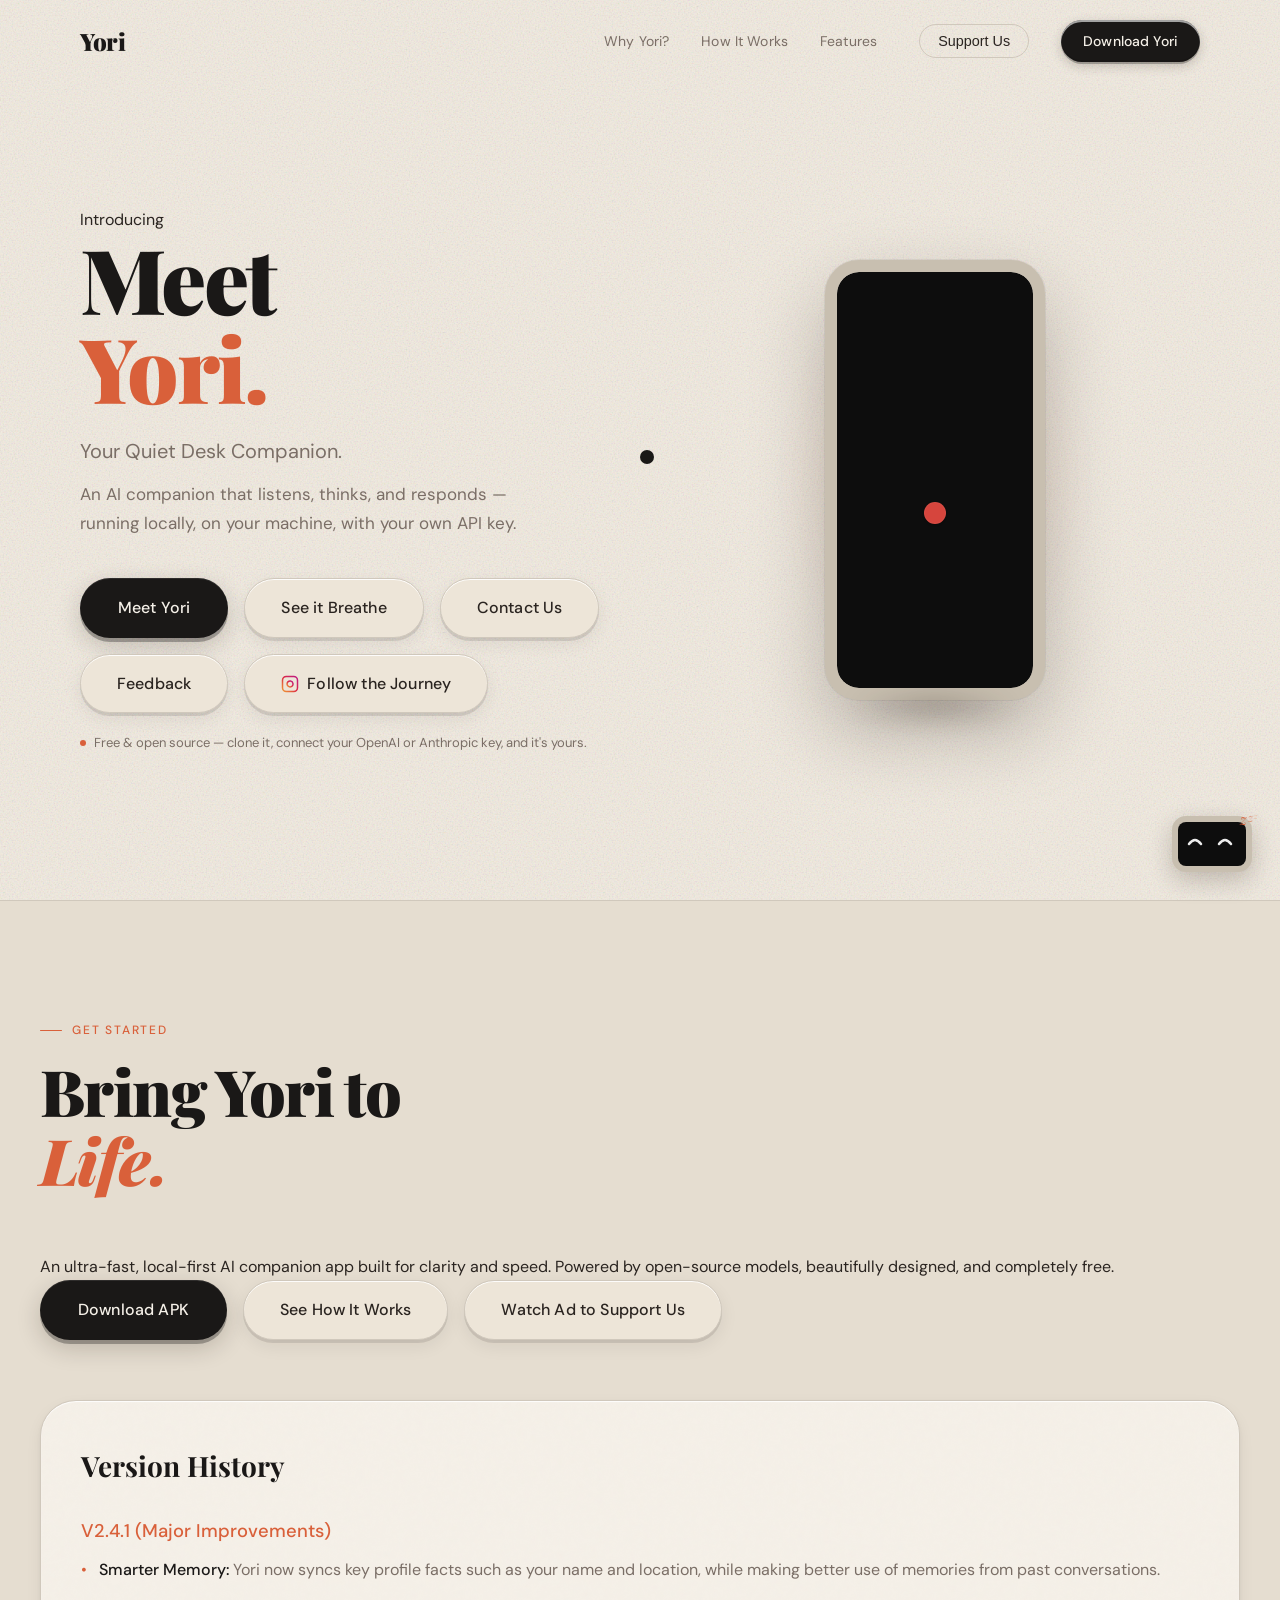
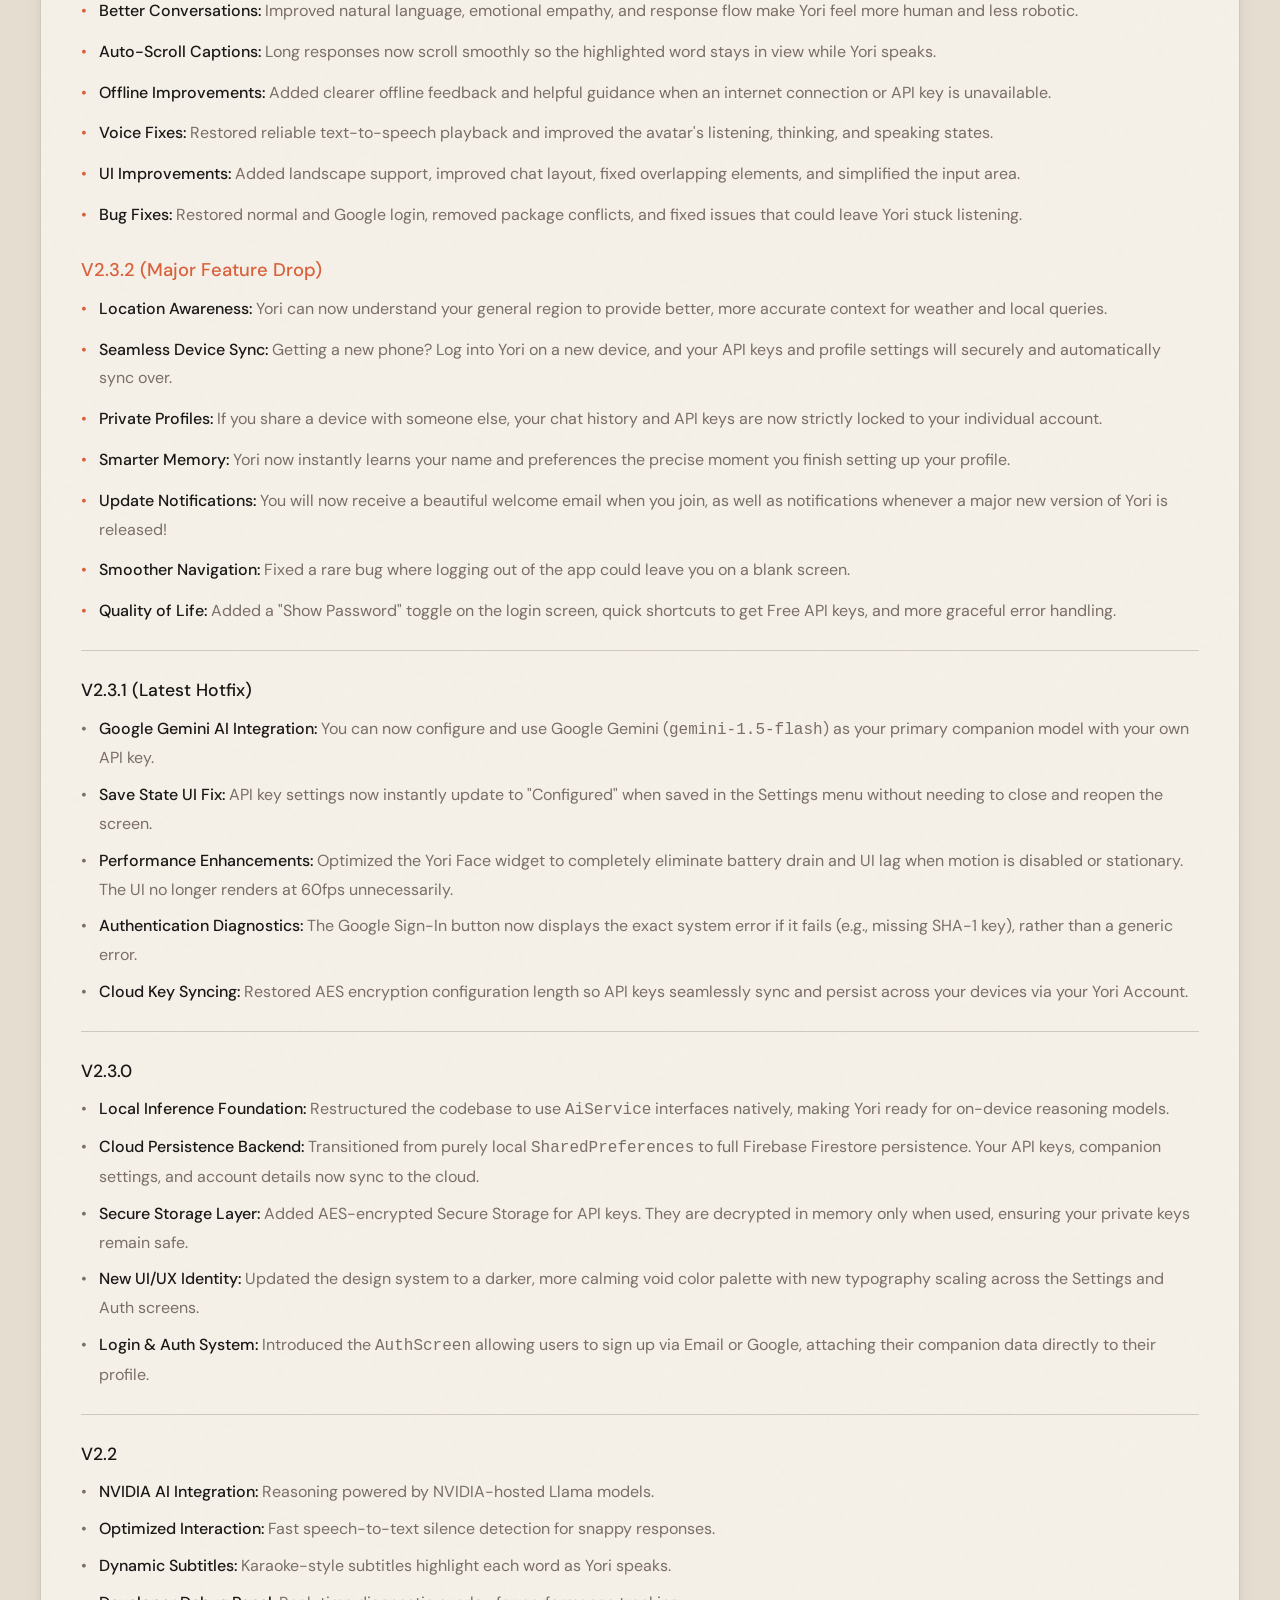
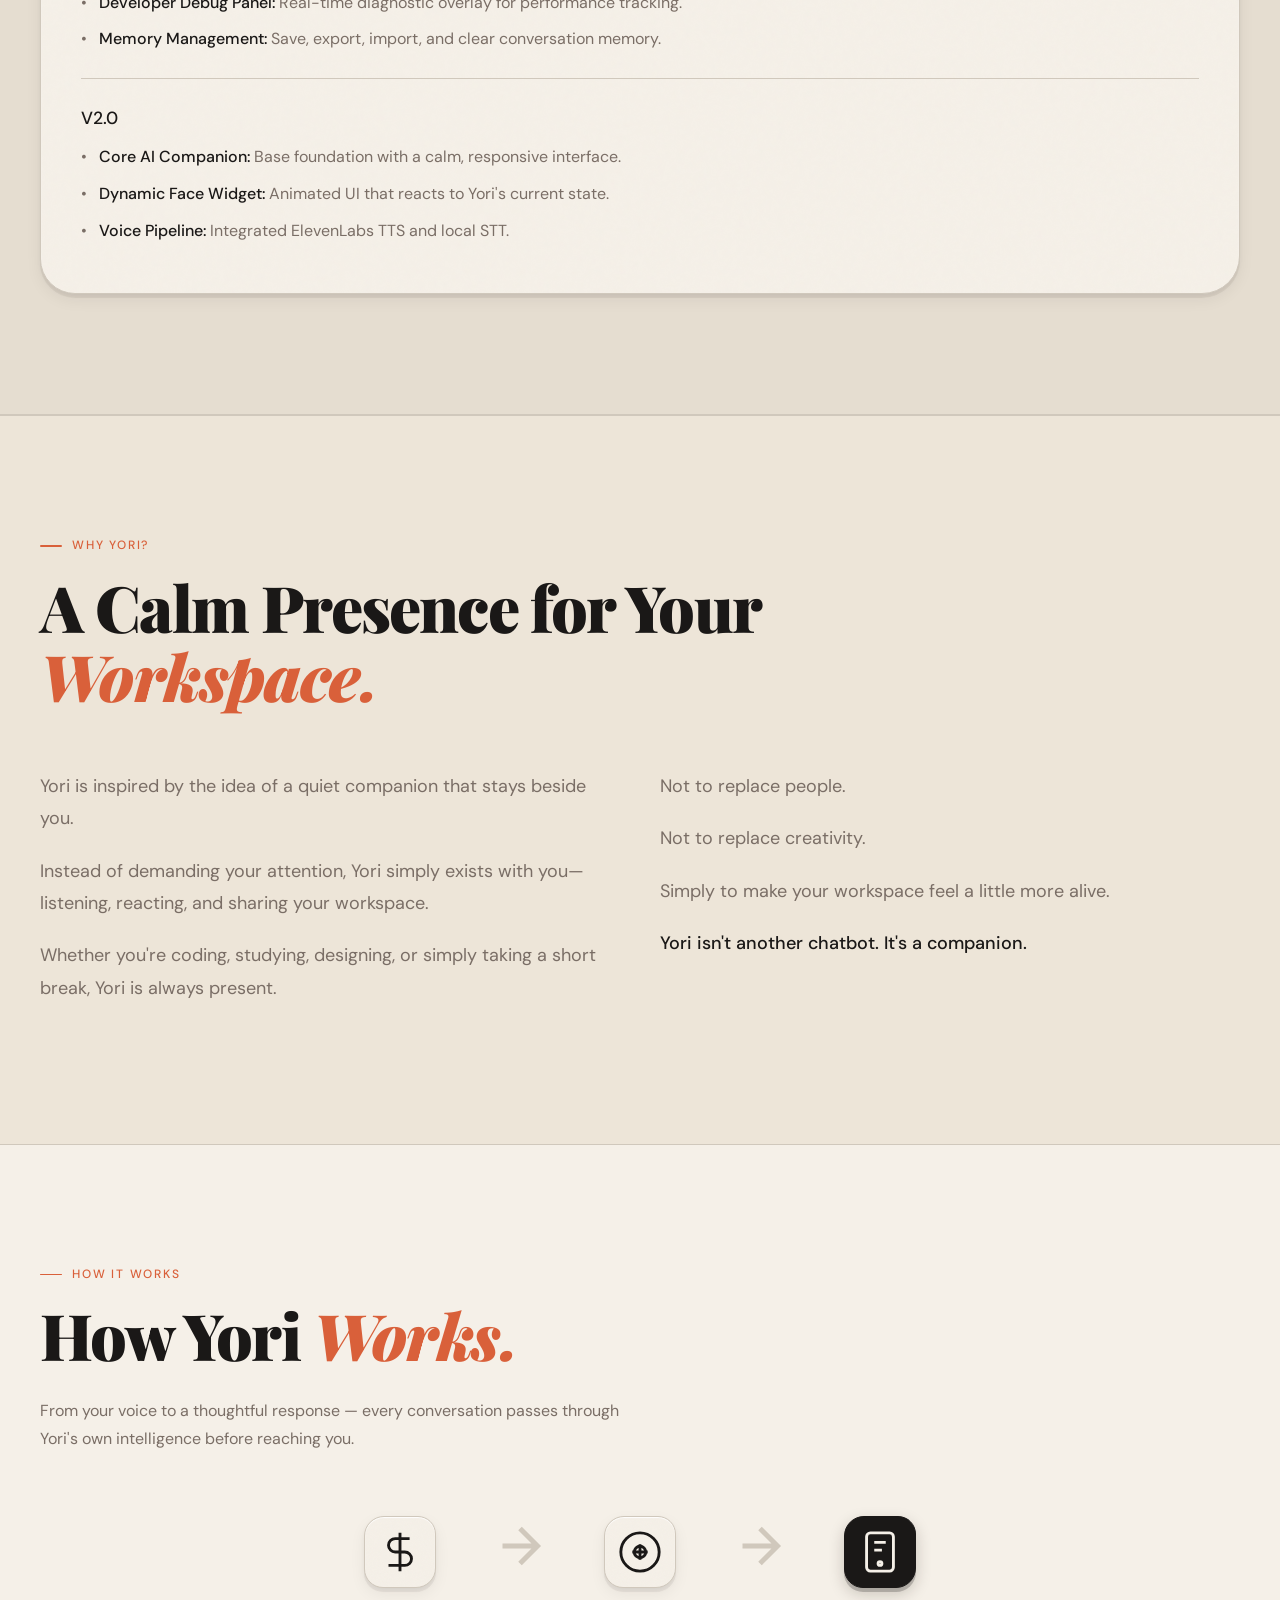
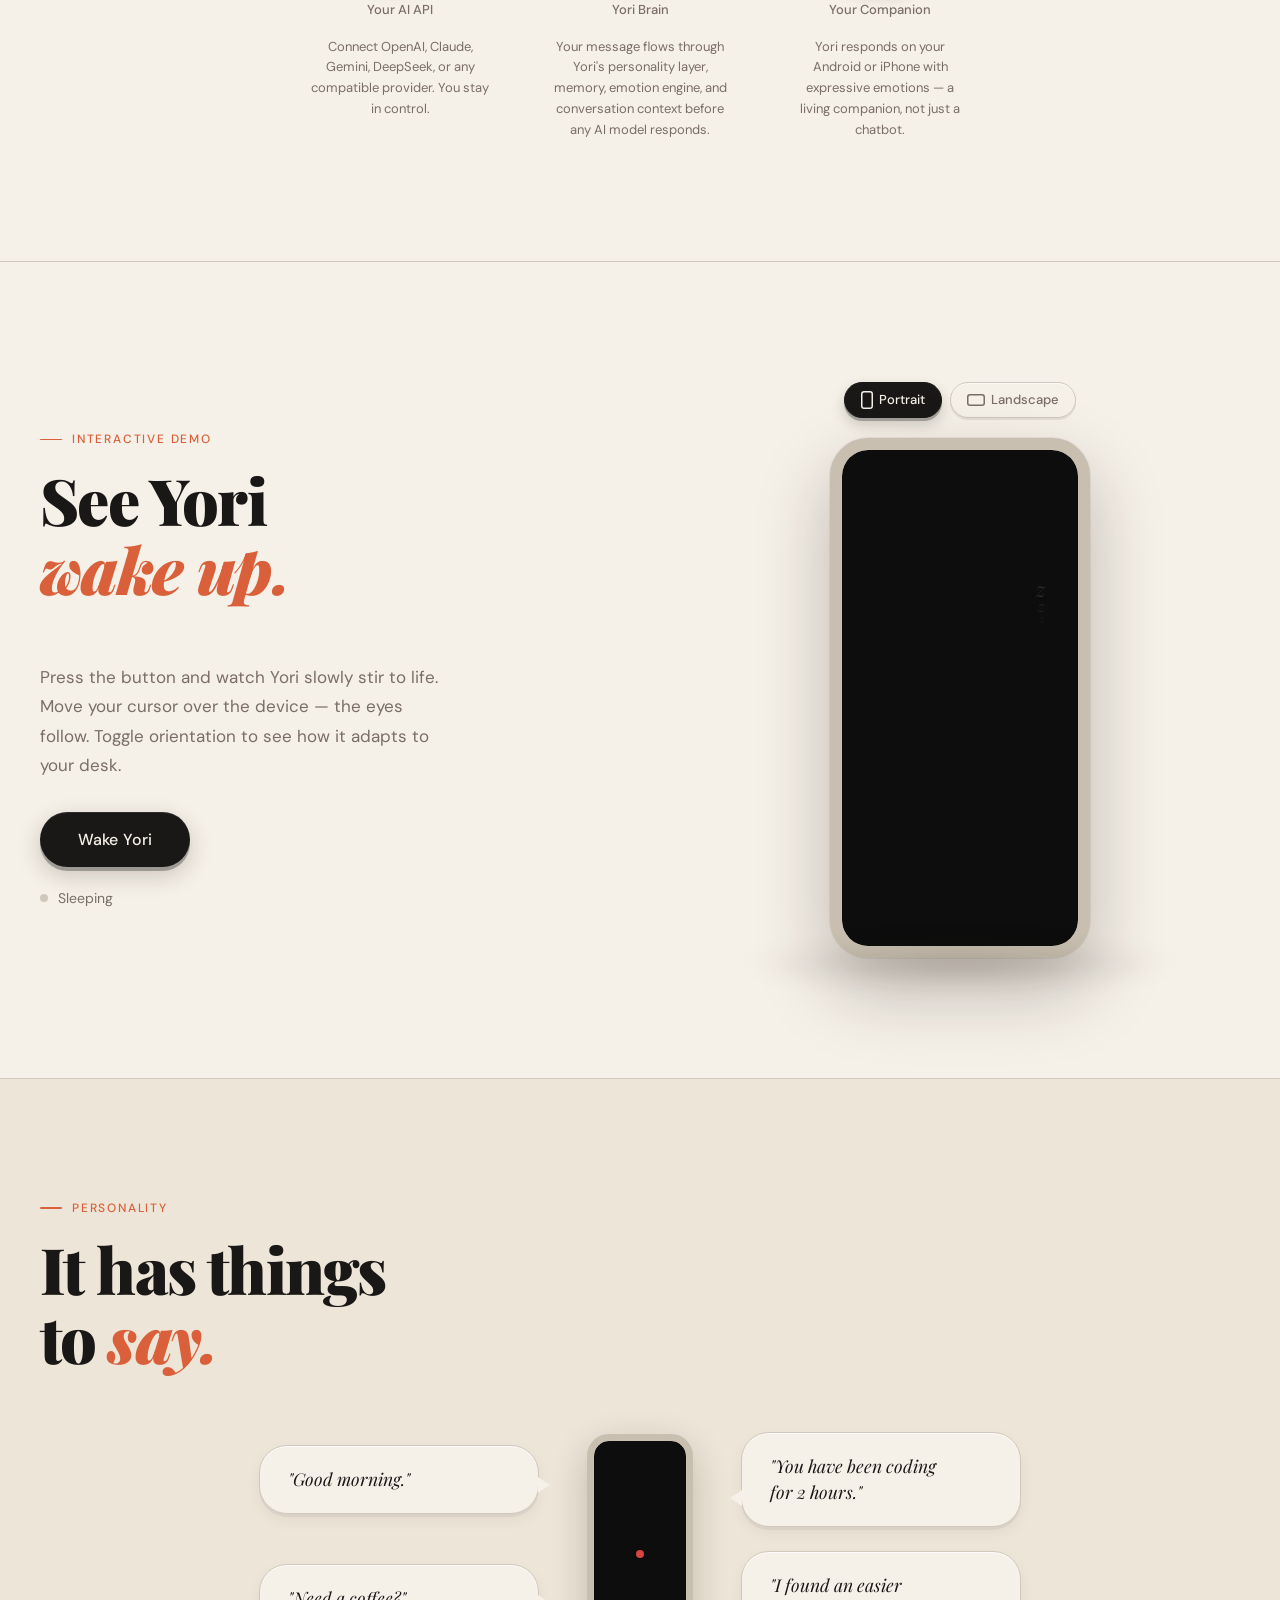
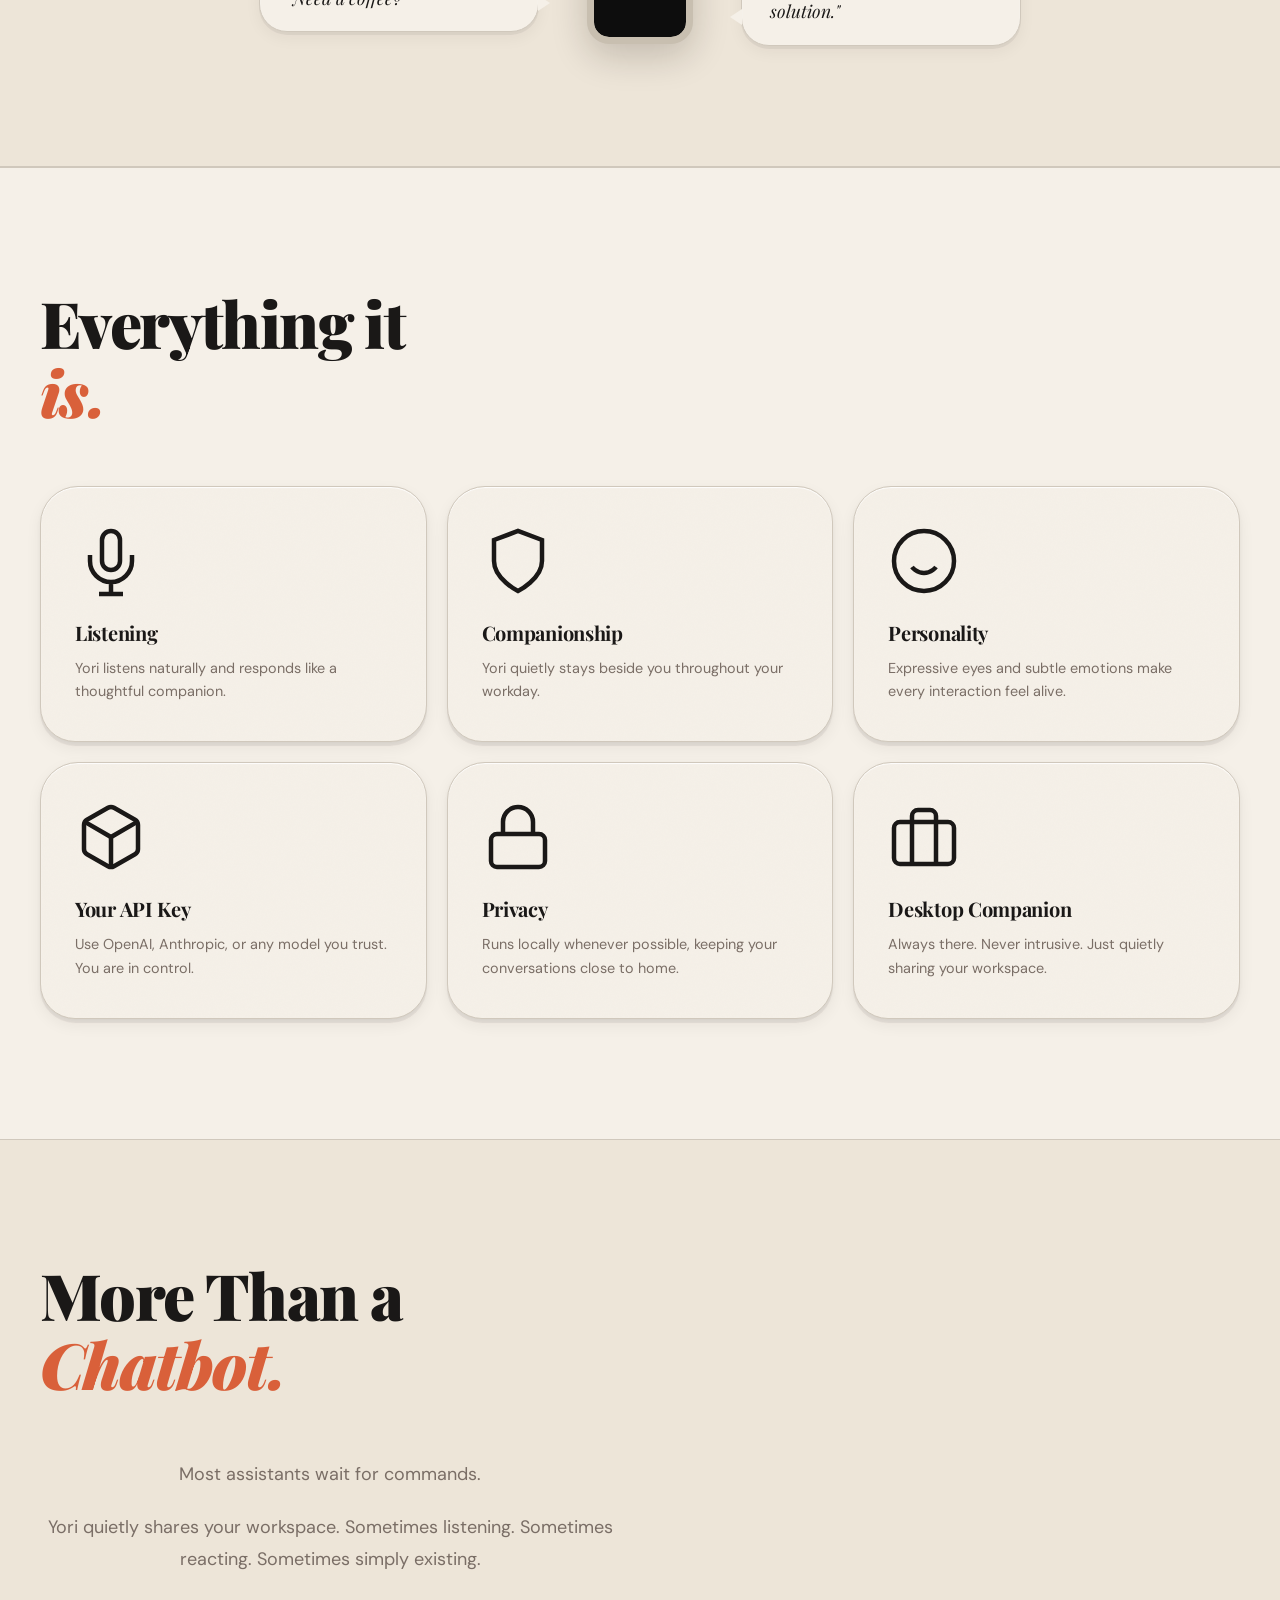
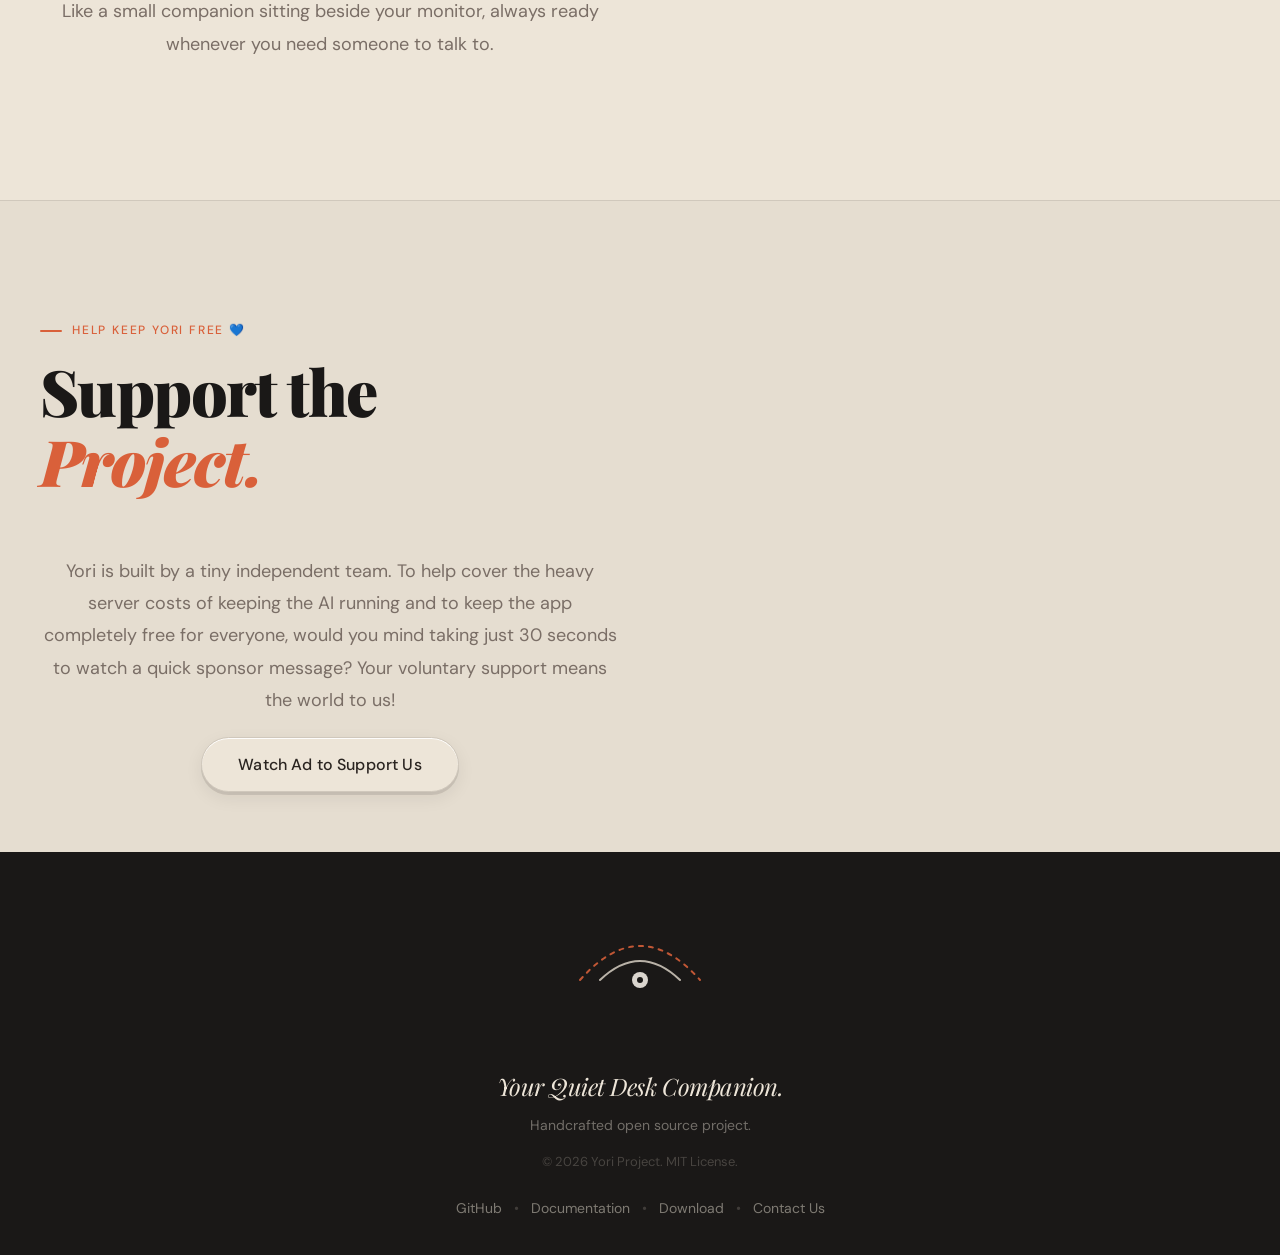
<file: index.html>
<!DOCTYPE html>
<html lang="en">
<head>
  <meta charset="UTF-8" />
  <meta name="viewport" content="width=device-width, initial-scale=1.0" />
  <title>Yori — Your Quiet Desk Companion</title>
  <meta name="description" content="Yori is a handcrafted desktop companion that runs locally and quietly shares your workspace." />
  <link rel="icon" type="image/svg+xml" href="favicon.svg" />
  
  <!-- Fonts -->
  <link rel="preconnect" href="https://fonts.googleapis.com">
  <link rel="preconnect" href="https://fonts.gstatic.com" crossorigin>
  <link href="https://fonts.googleapis.com/css2?family=DM+Sans:ital,opsz,wght@0,9..40,400;0,9..40,500;1,9..40,400&family=Playfair+Display:ital,wght@0,700;0,900;1,400;1,700&display=swap" rel="stylesheet">
  
  <!-- CSS & JS -->
  <link rel="stylesheet" href="styles.css" />
  <script defer src="main.js"></script>

  <!-- Google AdSense -->
  <script async src="https://pagead2.googlesyndication.com/pagead/js/adsbygoogle.js?client=ca-pub-2516613692917353" crossorigin="anonymous"></script>
</head>
<body>
  
  <!-- PAPER GRAIN TEXTURE — inline SVG filter, most reliable method -->
  <svg class="grain-svg" aria-hidden="true" focusable="false">
    <defs>
      <filter id="grain-filter" x="0%" y="0%" width="100%" height="100%" color-interpolation-filters="sRGB">
        <feTurbulence
          type="fractalNoise"
          baseFrequency="0.65 0.65"
          numOctaves="4"
          seed="7"
          stitchTiles="stitch"
          result="noise"
        />
        <feColorMatrix type="saturate" values="0" in="noise" result="grayNoise"/>
        <feBlend in="SourceGraphic" in2="grayNoise" mode="multiply" result="blended"/>
        <feComposite in="blended" in2="SourceGraphic" operator="in"/>
      </filter>
    </defs>
  </svg>
  <div class="grain-overlay" aria-hidden="true"></div>

  <!-- CUSTOM SMART CURSOR -->
  <div class="cursor" id="custom-cursor"></div>

  <!-- DECORATIVE CLAY BLOBS -->
  <div class="blob blob-1"></div>
  <div class="blob blob-2"></div>
  <div class="blob blob-3"></div>

  <!-- NAV -->
  <nav class="nav" id="nav">
    <div class="nav-inner">
      <a href="#hero" class="nav-logo">Yori</a>
      <div class="nav-links">
        <a href="#about" class="nav-link">Why Yori?</a>
        <a href="#pipeline" class="nav-link">How It Works</a>
        <a href="#features" class="nav-link">Features</a>
        <button class="support-ad-btn nav-support-btn" style="background: none; border: 1px solid var(--border); color: var(--text); padding: 8px 16px; border-radius: 20px; font-weight: 500; cursor: pointer; transition: all 0.3s; font-size: 0.9rem; margin-left: 10px; display: flex; align-items: center; justify-content: center; min-width: 110px;">
          <span class="btn-text" style="display: flex; align-items: center; gap: 6px;">Support Us</span>
          <div class="support-spinner" style="display: none; width: 14px; height: 14px; border: 2px solid currentColor; border-top-color: transparent; border-radius: 50%; animation: support-spin 0.8s linear infinite;"></div>
        </button>
        <a href="https://github.com/sandilyakanishk/Yori/releases/latest" class="nav-link btn-nav" id="nav-cta" target="_blank" data-theme="dark">Download Yori</a>
      </div>
    </div>
  </nav>

  <!-- SECTION 1: HERO -->
  <header class="hero" id="hero">
    <div class="hero-left">
      <div class="hero-eyebrow">Introducing</div>
      <h1 class="hero-title">Meet<br/><span class="accent">Yori.</span></h1>
      <p class="hero-sub">Your Quiet Desk Companion.</p>
      <p class="hero-desc">An AI companion that listens, thinks, and responds — running locally, on your machine, with your own API key.</p>
      <div class="hero-btns" style="display: flex; flex-wrap: wrap; gap: 16px;">
        <a href="https://github.com/sandilyakanishk/Reznik" class="btn-primary" id="get-btn" target="_blank" data-theme="dark">Meet Yori</a>
        <a href="#demo" class="btn-secondary" id="breathe-btn" data-theme="dark">See it Breathe</a>
        <a href="mailto:yoriapp.team@gmail.com" class="btn-secondary" data-theme="dark">Contact Us</a>
        <a href="https://tally.so/r/VLWJPE" class="btn-secondary" target="_blank" data-theme="dark">Feedback</a>
        <a href="https://www.instagram.com/meetyori?igsh=MXNleDVwYThzNXBsMQ==" class="btn-secondary" target="_blank" data-theme="dark" style="gap: 8px;">
          <svg viewBox="0 0 24 24" width="18" height="18" stroke="url(#insta-gradient)" stroke-width="2" fill="none" stroke-linecap="round" stroke-linejoin="round">
            <defs>
              <linearGradient id="insta-gradient" x1="0%" y1="100%" x2="100%" y2="0%">
                <stop offset="0%" stop-color="#f09433" />
                <stop offset="25%" stop-color="#e6683c" />
                <stop offset="50%" stop-color="#dc2743" />
                <stop offset="75%" stop-color="#cc2366" />
                <stop offset="100%" stop-color="#bc1888" />
              </linearGradient>
            </defs>
            <rect x="2" y="2" width="20" height="20" rx="5" ry="5"></rect>
            <path d="M16 11.37A4 4 0 1 1 12.63 8 4 4 0 0 1 16 11.37z"></path>
            <line x1="17.5" y1="6.5" x2="17.51" y2="6.5"></line>
          </svg>
          Follow the Journey
        </a>
      </div>
      <p class="hero-badge">
        <span class="badge-dot"></span>
        Free & open source — clone it, connect your OpenAI or Anthropic key, and it's yours.
      </p>
    </div>
    
    <div class="hero-right">
      <div class="phone-wrapper" id="phone-hero">
        <div class="phone-frame clay-body">
          <div class="phone-screen" id="phone-screen-hero" data-theme="dark">
            <div class="face-container">
              <div class="eyes-container" id="eyes-hero">
                <div class="eye left-eye" id="left-eye-hero"></div>
                <div class="eye right-eye" id="right-eye-hero"></div>
              </div>
              <div class="mouth" id="mouth-hero"></div>
            </div>
          </div>
        </div>
        <div class="phone-shadow"></div>
      </div>
    </div>
  </header>

  <!-- NEW SECTION: GET STARTED -->
  <section class="section what-makes" id="download">
    <div class="section-inner">
      <div class="section-tag">Get Started</div>
      <h2 class="section-title reveal">Bring Yori to<br/><em>Life.</em></h2>
      
        <p class="hero-subtitle reveal" style="transition-delay: 0.1s;">
          An ultra-fast, local-first AI companion app built for clarity and speed. Powered by open-source models, beautifully designed, and completely free.
        </p>
        <div class="hero-cta reveal" style="transition-delay: 0.2s; margin-bottom: 40px; display: flex; flex-wrap: wrap; gap: 16px;">
          <a href="https://github.com/sandilyakanishk/Yori/releases/latest" class="btn-primary" data-theme="dark">Download APK</a>
          <a href="#pipeline" class="btn-secondary" data-theme="dark">See How It Works</a>
          <button class="support-ad-btn btn-secondary" data-theme="dark">
            <span class="btn-text">Watch Ad to Support Us</span>
            <div class="support-spinner" style="display: none; width: 18px; height: 18px; border: 2px solid currentColor; border-top-color: transparent; border-radius: 50%; animation: support-spin 0.8s linear infinite;"></div>
          </button>
        </div>

      <div class="story-grid">
        <div class="story-text card" style="grid-column: 1 / -1; padding: 40px; margin-top: 20px;">
          <h3 style="font-family: var(--font-display); font-size: 1.75rem; color: var(--dark); margin-bottom: 24px;">Version History</h3>
          
          <div style="margin-bottom: 24px;">
            <strong style="color: var(--accent); font-size: 1.15rem; display: block; margin-bottom: 8px;">V2.4.1 (Major Improvements)</strong>
            <ul style="list-style: none; padding: 0; font-size: 1rem;">
              <li style="margin-bottom: 12px; display: flex; gap: 12px;"><span style="color: var(--accent);">•</span> <div><strong>Smarter Memory:</strong> Yori now syncs key profile facts such as your name and location, while making better use of memories from past conversations.</div></li>
              <li style="margin-bottom: 12px; display: flex; gap: 12px;"><span style="color: var(--accent);">•</span> <div><strong>Better Conversations:</strong> Improved natural language, emotional empathy, and response flow make Yori feel more human and less robotic.</div></li>
              <li style="margin-bottom: 12px; display: flex; gap: 12px;"><span style="color: var(--accent);">•</span> <div><strong>Auto-Scroll Captions:</strong> Long responses now scroll smoothly so the highlighted word stays in view while Yori speaks.</div></li>
              <li style="margin-bottom: 12px; display: flex; gap: 12px;"><span style="color: var(--accent);">•</span> <div><strong>Offline Improvements:</strong> Added clearer offline feedback and helpful guidance when an internet connection or API key is unavailable.</div></li>
              <li style="margin-bottom: 12px; display: flex; gap: 12px;"><span style="color: var(--accent);">•</span> <div><strong>Voice Fixes:</strong> Restored reliable text-to-speech playback and improved the avatar's listening, thinking, and speaking states.</div></li>
              <li style="margin-bottom: 12px; display: flex; gap: 12px;"><span style="color: var(--accent);">•</span> <div><strong>UI Improvements:</strong> Added landscape support, improved chat layout, fixed overlapping elements, and simplified the input area.</div></li>
              <li style="margin-bottom: 12px; display: flex; gap: 12px;"><span style="color: var(--accent);">•</span> <div><strong>Bug Fixes:</strong> Restored normal and Google login, removed package conflicts, and fixed issues that could leave Yori stuck listening.</div></li>
            </ul>
          </div>

          <div style="margin-bottom: 24px;">
            <strong style="color: var(--accent); font-size: 1.15rem; display: block; margin-bottom: 8px;">V2.3.2 (Major Feature Drop)</strong>
            <ul style="list-style: none; padding: 0; font-size: 1rem;">
              <li style="margin-bottom: 12px; display: flex; gap: 12px;">
                <span style="color: var(--accent);">•</span> <div><strong>Location Awareness:</strong> Yori can now understand your general region to provide better, more accurate context for weather and local queries.</div>
              </li>
              <li style="margin-bottom: 12px; display: flex; gap: 12px;">
                <span style="color: var(--accent);">•</span> <div><strong>Seamless Device Sync:</strong> Getting a new phone? Log into Yori on a new device, and your API keys and profile settings will securely and automatically sync over.</div>
              </li>
              <li style="margin-bottom: 12px; display: flex; gap: 12px;">
                <span style="color: var(--accent);">•</span> <div><strong>Private Profiles:</strong> If you share a device with someone else, your chat history and API keys are now strictly locked to your individual account.</div>
              </li>
              <li style="margin-bottom: 12px; display: flex; gap: 12px;">
                <span style="color: var(--accent);">•</span> <div><strong>Smarter Memory:</strong> Yori now instantly learns your name and preferences the precise moment you finish setting up your profile.</div>
              </li>
              <li style="margin-bottom: 12px; display: flex; gap: 12px;">
                <span style="color: var(--accent);">•</span> <div><strong>Update Notifications:</strong> You will now receive a beautiful welcome email when you join, as well as notifications whenever a major new version of Yori is released!</div>
              </li>
              <li style="margin-bottom: 12px; display: flex; gap: 12px;">
                <span style="color: var(--accent);">•</span> <div><strong>Smoother Navigation:</strong> Fixed a rare bug where logging out of the app could leave you on a blank screen.</div>
              </li>
              <li style="margin-bottom: 12px; display: flex; gap: 12px;">
                <span style="color: var(--accent);">•</span> <div><strong>Quality of Life:</strong> Added a "Show Password" toggle on the login screen, quick shortcuts to get Free API keys, and more graceful error handling.</div>
              </li>
            </ul>
          </div>
          
          <div style="margin-bottom: 24px; padding-top: 24px; border-top: 1px solid var(--border);">
            <strong style="display: block; margin-bottom: 8px; font-size: 1.1rem; color: var(--dark);">V2.3.1 (Latest Hotfix)</strong>
            <ul style="list-style: none; padding: 0; font-size: 1rem;">
              <li style="margin-bottom: 8px; display: flex; gap: 12px;"><span>•</span> <div><strong>Google Gemini AI Integration:</strong> You can now configure and use Google Gemini (<code>gemini-1.5-flash</code>) as your primary companion model with your own API key.</div></li>
              <li style="margin-bottom: 8px; display: flex; gap: 12px;"><span>•</span> <div><strong>Save State UI Fix:</strong> API key settings now instantly update to "Configured" when saved in the Settings menu without needing to close and reopen the screen.</div></li>
              <li style="margin-bottom: 8px; display: flex; gap: 12px;"><span>•</span> <div><strong>Performance Enhancements:</strong> Optimized the Yori Face widget to completely eliminate battery drain and UI lag when motion is disabled or stationary. The UI no longer renders at 60fps unnecessarily.</div></li>
              <li style="margin-bottom: 8px; display: flex; gap: 12px;"><span>•</span> <div><strong>Authentication Diagnostics:</strong> The Google Sign-In button now displays the exact system error if it fails (e.g., missing SHA-1 key), rather than a generic error.</div></li>
              <li style="margin-bottom: 8px; display: flex; gap: 12px;"><span>•</span> <div><strong>Cloud Key Syncing:</strong> Restored AES encryption configuration length so API keys seamlessly sync and persist across your devices via your Yori Account.</div></li>
            </ul>
          </div>
          
          <div style="margin-bottom: 24px; padding-top: 24px; border-top: 1px solid var(--border);">
            <strong style="display: block; margin-bottom: 8px; font-size: 1.1rem; color: var(--dark);">V2.3.0</strong>
            <ul style="list-style: none; padding: 0; font-size: 1rem;">
              <li style="margin-bottom: 8px; display: flex; gap: 12px;"><span>•</span> <div><strong>Local Inference Foundation:</strong> Restructured the codebase to use <code>AiService</code> interfaces natively, making Yori ready for on-device reasoning models.</div></li>
              <li style="margin-bottom: 8px; display: flex; gap: 12px;"><span>•</span> <div><strong>Cloud Persistence Backend:</strong> Transitioned from purely local <code>SharedPreferences</code> to full Firebase Firestore persistence. Your API keys, companion settings, and account details now sync to the cloud.</div></li>
              <li style="margin-bottom: 8px; display: flex; gap: 12px;"><span>•</span> <div><strong>Secure Storage Layer:</strong> Added AES-encrypted Secure Storage for API keys. They are decrypted in memory only when used, ensuring your private keys remain safe.</div></li>
              <li style="margin-bottom: 8px; display: flex; gap: 12px;"><span>•</span> <div><strong>New UI/UX Identity:</strong> Updated the design system to a darker, more calming void color palette with new typography scaling across the Settings and Auth screens.</div></li>
              <li style="margin-bottom: 8px; display: flex; gap: 12px;"><span>•</span> <div><strong>Login & Auth System:</strong> Introduced the <code>AuthScreen</code> allowing users to sign up via Email or Google, attaching their companion data directly to their profile.</div></li>
            </ul>
          </div>
          
          <div style="margin-bottom: 24px; padding-top: 24px; border-top: 1px solid var(--border);">
            <strong style="display: block; margin-bottom: 8px; font-size: 1.1rem; color: var(--dark);">V2.2</strong>
            <ul style="list-style: none; padding: 0; font-size: 1rem;">
              <li style="margin-bottom: 8px; display: flex; gap: 12px;"><span>•</span> <div><strong>NVIDIA AI Integration:</strong> Reasoning powered by NVIDIA-hosted Llama models.</div></li>
              <li style="margin-bottom: 8px; display: flex; gap: 12px;"><span>•</span> <div><strong>Optimized Interaction:</strong> Fast speech-to-text silence detection for snappy responses.</div></li>
              <li style="margin-bottom: 8px; display: flex; gap: 12px;"><span>•</span> <div><strong>Dynamic Subtitles:</strong> Karaoke-style subtitles highlight each word as Yori speaks.</div></li>
              <li style="margin-bottom: 8px; display: flex; gap: 12px;"><span>•</span> <div><strong>Developer Debug Panel:</strong> Real-time diagnostic overlay for performance tracking.</div></li>
              <li style="margin-bottom: 8px; display: flex; gap: 12px;"><span>•</span> <div><strong>Memory Management:</strong> Save, export, import, and clear conversation memory.</div></li>
            </ul>
          </div>
          
          <div style="padding-top: 24px; border-top: 1px solid var(--border);">
            <strong style="display: block; margin-bottom: 8px; font-size: 1.1rem; color: var(--dark);">V2.0</strong>
            <ul style="list-style: none; padding: 0; font-size: 1rem;">
              <li style="margin-bottom: 8px; display: flex; gap: 12px;"><span>•</span> <div><strong>Core AI Companion:</strong> Base foundation with a calm, responsive interface.</div></li>
              <li style="margin-bottom: 8px; display: flex; gap: 12px;"><span>•</span> <div><strong>Dynamic Face Widget:</strong> Animated UI that reacts to Yori's current state.</div></li>
              <li style="margin-bottom: 8px; display: flex; gap: 12px;"><span>•</span> <div><strong>Voice Pipeline:</strong> Integrated ElevenLabs TTS and local STT.</div></li>
            </ul>
          </div>
        </div>
      </div>
    </div>
  </section>

  <!-- NEW SECTION: WHY YORI? -->
  <section class="section story-section" id="about">
    <div class="section-inner">
      <div class="section-tag">Why Yori?</div>
      <h2 class="section-title">A Calm Presence for Your<br/><em>Workspace.</em></h2>
      
      <div class="story-grid">
        <div class="story-text reveal">
          <p>Yori is inspired by the idea of a quiet companion that stays beside you.</p>
          <p>Instead of demanding your attention, Yori simply exists with you—listening, reacting, and sharing your workspace.</p>
          <p>Whether you're coding, studying, designing, or simply taking a short break, Yori is always present.</p>
        </div>
        <div class="story-text reveal" style="transition-delay: 0.15s">
          <p>Not to replace people.</p>
          <p>Not to replace creativity.</p>
          <p>Simply to make your workspace feel a little more alive.</p>
          <p><strong>Yori isn't another chatbot. It's a companion.</strong></p>
        </div>
      </div>
    </div>
  </section>

  <!-- SECTION 2: PIPELINE / HOW IT WORKS -->
  <section class="section how-section what-makes" id="pipeline">
    <div class="section-inner">
      <div class="section-tag">How It Works</div>
      <h2 class="section-title">How Yori <em>Works.</em></h2>
      <p class="pipeline-subtitle">From your voice to a thoughtful response — every conversation passes through Yori's own intelligence before reaching you.</p>
      
      <div class="pipeline">
        <!-- Step 1: Your API Key -->
        <div class="pipeline-step" id="step-1">
          <div class="step-icon">
            <svg viewBox="0 0 24 24" fill="none" stroke="var(--dark)" stroke-width="1.5">
              <path d="M12 2v20M17 5H9.5a3.5 3.5 0 0 0 0 7h5a3.5 3.5 0 0 1 0 7H6"/>
            </svg>
          </div>
          <div class="step-label">Your AI API</div>
          <p class="step-desc">Connect OpenAI, Claude, Gemini, DeepSeek, or any compatible provider. You stay in control.</p>
        </div>
        
        <div class="pipeline-arrow" id="arrow-1">
          <svg viewBox="0 0 24 24" fill="none" stroke="var(--border)" stroke-width="2"><path d="M5 12h14M12 5l7 7-7 7"/></svg>
        </div>
        
        <!-- Step 2: Yori Brain -->
        <div class="pipeline-step" id="step-2">
          <div class="step-icon">
            <svg viewBox="0 0 24 24" fill="none" stroke="var(--dark)" stroke-width="1.5">
              <path d="M12 2C6.48 2 2 6.48 2 12s4.48 10 10 10 10-4.48 10-10S17.52 2 12 2z"/>
              <path d="M8 12h8M12 8v8"/>
              <circle cx="12" cy="12" r="3"/>
            </svg>
          </div>
          <div class="step-label">Yori Brain</div>
          <p class="step-desc">Your message flows through Yori's personality layer, memory, emotion engine, and conversation context before any AI model responds.</p>
        </div>
        
        <div class="pipeline-arrow" id="arrow-2">
          <svg viewBox="0 0 24 24" fill="none" stroke="var(--border)" stroke-width="2"><path d="M5 12h14M12 5l7 7-7 7"/></svg>
        </div>
        
        <!-- Step 3: Your Companion -->
        <div class="pipeline-step reznik-final" id="step-3">
          <div class="step-icon">
            <svg viewBox="0 0 24 24" fill="none" stroke="var(--bg)" stroke-width="1.5">
              <rect x="5" y="2" width="14" height="20" rx="2"/>
              <circle cx="12" cy="18" r="1"/>
              <path d="M9 7h6M9 11h4"/>
            </svg>
          </div>
          <div class="step-label">Your Companion</div>
          <p class="step-desc">Yori responds on your Android or iPhone with expressive emotions — a living companion, not just a chatbot.</p>
        </div>
      </div>
    </div>
  </section>

  <!-- SECTION 3: DEMO -->
  <section class="section demo-section" id="demo">
    <div class="section-inner demo-inner">
      <div class="demo-text">
        <div class="section-tag">Interactive Demo</div>
        <h2 class="section-title">See Yori<br/><em>wake up.</em></h2>
        <p class="demo-desc">Press the button and watch Yori slowly stir to life. Move your cursor over the device — the eyes follow. Toggle orientation to see how it adapts to your desk.</p>
        <button class="btn-primary" id="wake-btn-demo" data-theme="dark">Wake Yori</button>
        <div class="demo-status" id="demo-status">
          <span class="status-dot" id="status-dot"></span>
          <span id="status-text">Sleeping</span>
        </div>
      </div>
      
      <div class="demo-device-wrap">
        <div class="orientation-toggle">
          <button class="orient-btn active" id="btn-portrait" title="Portrait orientation">
            <svg viewBox="0 0 16 24" fill="none" width="12" height="18">
              <rect x="1" y="1" width="14" height="22" rx="3" stroke="currentColor" stroke-width="2"/>
            </svg>
            Portrait
          </button>
          <button class="orient-btn" id="btn-landscape" title="Landscape orientation">
            <svg viewBox="0 0 24 16" fill="none" width="18" height="12">
              <rect x="1" y="1" width="22" height="14" rx="3" stroke="currentColor" stroke-width="2"/>
            </svg>
            Landscape
          </button>
        </div>
        <div class="demo-phone-frame clay-body" id="demo-phone">
          <div class="demo-phone-screen" id="demo-screen" data-theme="dark">
            <div class="demo-face" id="demo-face">
              <div class="demo-eyes" id="demo-eyes">
                <div class="demo-eye left" id="demo-left-eye"></div>
                <div class="demo-eye right" id="demo-right-eye"></div>
              </div>
              <div class="demo-mouth" id="demo-mouth"></div>
            </div>
            <div class="demo-particles" id="demo-particles"></div>
            <div class="demo-sleeping" id="demo-sleeping">
              <span>z</span><span>z</span><span>z</span>
            </div>
          </div>
        </div>
        <div class="demo-phone-shadow"></div>
        <div class="demo-glow" id="demo-glow"></div>
      </div>
    </div>
  </section>

  <!-- SECTION 4: PERSONALITY -->
  <section class="section personality-section" id="personality">
    <div class="section-inner">
      <div class="section-tag">Personality</div>
      <h2 class="section-title">It has things<br/>to <em>say.</em></h2>
      <div class="bubbles-scene">
        <div class="speech-bubble left-bubble reveal" id="bubble-1">
          <p>"Good morning."</p>
          <div class="bubble-tail left"></div>
        </div>
        <div class="speech-bubble right-bubble reveal" id="bubble-2">
          <p>"You have been coding<br/>for 2 hours."</p>
          <div class="bubble-tail right"></div>
        </div>
        <div class="speech-bubble left-bubble reveal" id="bubble-3">
          <p>"Need a coffee?"</p>
          <div class="bubble-tail left"></div>
        </div>
        <div class="speech-bubble right-bubble reveal" id="bubble-4">
          <p>"I found an easier<br/>solution."</p>
          <div class="bubble-tail right"></div>
        </div>
        
        <div class="personality-phone">
          <div class="pers-phone-frame clay-body-sm">
            <div class="pers-screen" data-theme="dark">
              <div class="pers-face">
                <div class="pers-eyes">
                  <div class="pers-eye left" id="pers-left"></div>
                  <div class="pers-eye right" id="pers-right"></div>
                </div>
                <div class="pers-mouth"></div>
              </div>
            </div>
          </div>
        </div>
      </div>
    </div>
  </section>

  <!-- SECTION 5: FEATURES -->
  <section class="section features-section" id="features">
    <div class="section-inner">
      <h2 class="section-title reveal">Everything it<br/><em>is.</em></h2>
      
      <div class="features-grid">
        <!-- Feature 1 -->
        <div class="feature-card reveal" id="feat-voice">
          <div class="feat-icon">
            <svg viewBox="0 0 24 24" fill="none" stroke="var(--dark)" stroke-width="1.5">
              <path d="M12 2a3 3 0 0 0-3 3v7a3 3 0 0 0 6 0V5a3 3 0 0 0-3-3Z"/>
              <path d="M19 10v2a7 7 0 0 1-14 0v-2M12 19v4M8 23h8"/>
            </svg>
          </div>
          <h3 class="feat-title">Listening</h3>
          <p class="feat-desc">Yori listens naturally and responds like a thoughtful companion.</p>
        </div>
        
        <!-- Feature 2 -->
        <div class="feature-card reveal" id="feat-memory">
          <div class="feat-icon">
            <svg viewBox="0 0 24 24" fill="none" stroke="var(--dark)" stroke-width="1.5">
              <path d="M12 22s8-4 8-10V5l-8-3-8 3v7c0 6 8 10 8 10Z"/>
            </svg>
          </div>
          <h3 class="feat-title">Companionship</h3>
          <p class="feat-desc">Yori quietly stays beside you throughout your workday.</p>
        </div>
        
        <!-- Feature 3 -->
        <div class="feature-card reveal" id="feat-emotions">
          <div class="feat-icon">
            <svg viewBox="0 0 24 24" fill="none" stroke="var(--dark)" stroke-width="1.5">
              <path d="M12 22c5.523 0 10-4.477 10-10S17.523 2 12 2 2 6.477 2 12s4.477 10 10 10Z"/>
              <path d="M8 14s1.5 2 4 2 4-2 4-2M9 9h.01M15 9h.01"/>
            </svg>
          </div>
          <h3 class="feat-title">Personality</h3>
          <p class="feat-desc">Expressive eyes and subtle emotions make every interaction feel alive.</p>
        </div>
        
        <!-- Feature 4 -->
        <div class="feature-card reveal" id="feat-local">
          <div class="feat-icon">
            <svg viewBox="0 0 24 24" fill="none" stroke="var(--dark)" stroke-width="1.5">
              <path d="M21 16V8a2 2 0 0 0-1-1.73l-7-4a2 2 0 0 0-2 0l-7 4A2 2 0 0 0 3 8v8a2 2 0 0 0 1 1.73l7 4a2 2 0 0 0 2 0l7-4A2 2 0 0 0 21 16z"/>
              <polyline points="3.27 6.96 12 12.01 20.73 6.96"/>
              <line x1="12" y1="22.08" x2="12" y2="12"/>
            </svg>
          </div>
          <h3 class="feat-title">Your API Key</h3>
          <p class="feat-desc">Use OpenAI, Anthropic, or any model you trust. You are in control.</p>
        </div>
        
        <!-- Feature 5 -->
        <div class="feature-card reveal" id="feat-privacy">
          <div class="feat-icon">
            <svg viewBox="0 0 24 24" fill="none" stroke="var(--dark)" stroke-width="1.5">
              <rect x="3" y="11" width="18" height="11" rx="2" ry="2"/>
              <path d="M7 11V7a5 5 0 0 1 10 0v4"/>
            </svg>
          </div>
          <h3 class="feat-title">Privacy</h3>
          <p class="feat-desc">Runs locally whenever possible, keeping your conversations close to home.</p>
        </div>
        
        <!-- Feature 6 -->
        <div class="feature-card reveal" id="feat-companion">
          <div class="feat-icon">
            <svg viewBox="0 0 24 24" fill="none" stroke="var(--dark)" stroke-width="1.5">
              <rect x="2" y="7" width="20" height="14" rx="2" ry="2"/>
              <path d="M16 21V5a2 2 0 0 0-2-2h-4a2 2 0 0 0-2 2v16"/>
            </svg>
          </div>
          <h3 class="feat-title">Desktop Companion</h3>
          <p class="feat-desc">Always there. Never intrusive. Just quietly sharing your workspace.</p>
        </div>
      </div>
    </div>
  </section>

  <!-- NEW SECTION: MORE THAN A CHATBOT -->
  <section class="section story-section-bottom" id="story-bottom">
    <div class="section-inner">
      <h2 class="section-title reveal">More Than a<br/><em>Chatbot.</em></h2>
      <div class="story-grid">
        <div class="story-text reveal" style="max-width: 600px; margin: 0 auto; text-align: center;">
          <p>Most assistants wait for commands.</p>
          <p>Yori quietly shares your workspace. Sometimes listening. Sometimes reacting. Sometimes simply existing.</p>
          <p>Like a small companion sitting beside your monitor, always ready whenever you need someone to talk to.</p>
        </div>
      </div>
    </div>
  </section>

  <!-- NEW SECTION: SUPPORT US -->
  <section class="section support-section" id="support">
    <div class="section-inner">
      <div class="section-tag">Help Keep Yori Free 💙</div>
      <h2 class="section-title reveal">Support the<br/><em>Project.</em></h2>
      <div class="story-grid">
        <div class="story-text reveal" style="max-width: 600px; margin: 0 auto; text-align: center;">
          <p>Yori is built by a tiny independent team. To help cover the heavy server costs of keeping the AI running and to keep the app completely free for everyone, would you mind taking just 30 seconds to watch a quick sponsor message? Your voluntary support means the world to us!</p>
          <button class="support-ad-btn btn-secondary" data-theme="dark">
            <span class="btn-text">Watch Ad to Support Us</span>
            <div class="support-spinner" style="display: none; width: 18px; height: 18px; border: 2px solid currentColor; border-top-color: transparent; border-radius: 50%; animation: support-spin 0.8s linear infinite;"></div>
          </button>
        </div>
      </div>
      
      <!-- Hidden AdSense Container for Rewarded/Interstitial Ads -->
      <div id="ad-container" style="display: none;">
         <!-- AdSense ad will be injected here -->
      </div>
    </div>
  </section>
  
  <!-- THANK YOU TOAST -->
  <div class="toast-notification" id="thank-you-toast">
    <div class="toast-icon">🎉</div>
    <div class="toast-text">Thank you for supporting Yori!</div>
  </div>

  <!-- ADBLOCK MODAL -->
  <div class="modal-overlay" id="adblock-modal">
    <div class="modal-content card">
      <h3 style="font-family: var(--font-display); font-size: 1.5rem; color: var(--dark); margin-bottom: 16px;">Ad Blocker Detected 🛡️</h3>
      <p style="color: var(--text2); margin-bottom: 24px; line-height: 1.6;">It looks like you have an ad blocker enabled. We completely understand! However, Yori relies on these small sponsor messages to cover server costs and stay completely free. <br><br>If you'd like to support the project, please consider pausing your ad blocker for this site. 💙</p>
      <div style="display: flex; gap: 12px; justify-content: flex-end;">
        <button class="btn-secondary" id="adblock-close" data-theme="dark" style="padding: 10px 20px;">Maybe Later</button>
      </div>
    </div>
  </div>

  <!-- FOOTER -->
  <footer class="footer" id="footer" data-theme="dark">
    <div class="footer-inner">
      <div class="footer-doodle" id="footer-doodle">
        <svg viewBox="0 0 140 96" fill="none" xmlns="http://www.w3.org/2000/svg">
          <path d="M10 48 Q 70 -20 130 48" stroke="var(--accent)" stroke-width="2" stroke-linecap="round" fill="none" stroke-dasharray="4 6"/>
          <path d="M30 48 Q 70 10 110 48" stroke="var(--border)" stroke-width="2" stroke-linecap="round" fill="none"/>
          <circle cx="70" cy="48" r="8" fill="var(--bg)"/>
          <circle cx="70" cy="48" r="3" fill="var(--dark)"/>
        </svg>
      </div>
      <div class="footer-tagline">Your Quiet Desk Companion.</div>
      <p class="footer-sub">Handcrafted open source project.</p>
      
      <p class="footer-copy">&copy; 2026 Yori Project. MIT License.</p>
      <div class="footer-links">
        <a href="https://github.com/sandilyakanishk/Reznik" class="footer-link" target="_blank">GitHub</a>
        <span class="footer-sep">•</span>
        <a href="#" class="footer-link">Documentation</a>
        <span class="footer-sep">•</span>
        <a href="#" class="footer-link">Download</a>
        <span class="footer-sep">•</span>
        <a href="mailto:yoriapp.team@gmail.com" class="footer-link">Contact Us</a>
      </div>
    </div>
  </footer>

  <!-- SLEEPING YORI EASTER EGG -->
  <div class="sleeping-egg" id="sleeping-egg" role="button" tabindex="0" aria-label="Tap to wake Yori">
    <div class="egg-device">
      <div class="egg-screen" data-theme="dark">
        <svg viewBox="0 0 56 26" fill="none" width="56" height="26" class="egg-eye-svg">
          <path d="M5 13 Q11 5 17 13" stroke="white" stroke-width="2.5" stroke-linecap="round" fill="none"/>
          <path d="M35 13 Q41 5 47 13" stroke="white" stroke-width="2.5" stroke-linecap="round" fill="none"/>
        </svg>
        <div class="egg-zzz" id="egg-zzz"><span>z</span><span>z</span><span>z</span></div>
      </div>
    </div>
    <div class="egg-tooltip">Pssst. Wake me up.</div>
  </div>
</body>
</html>
</file>
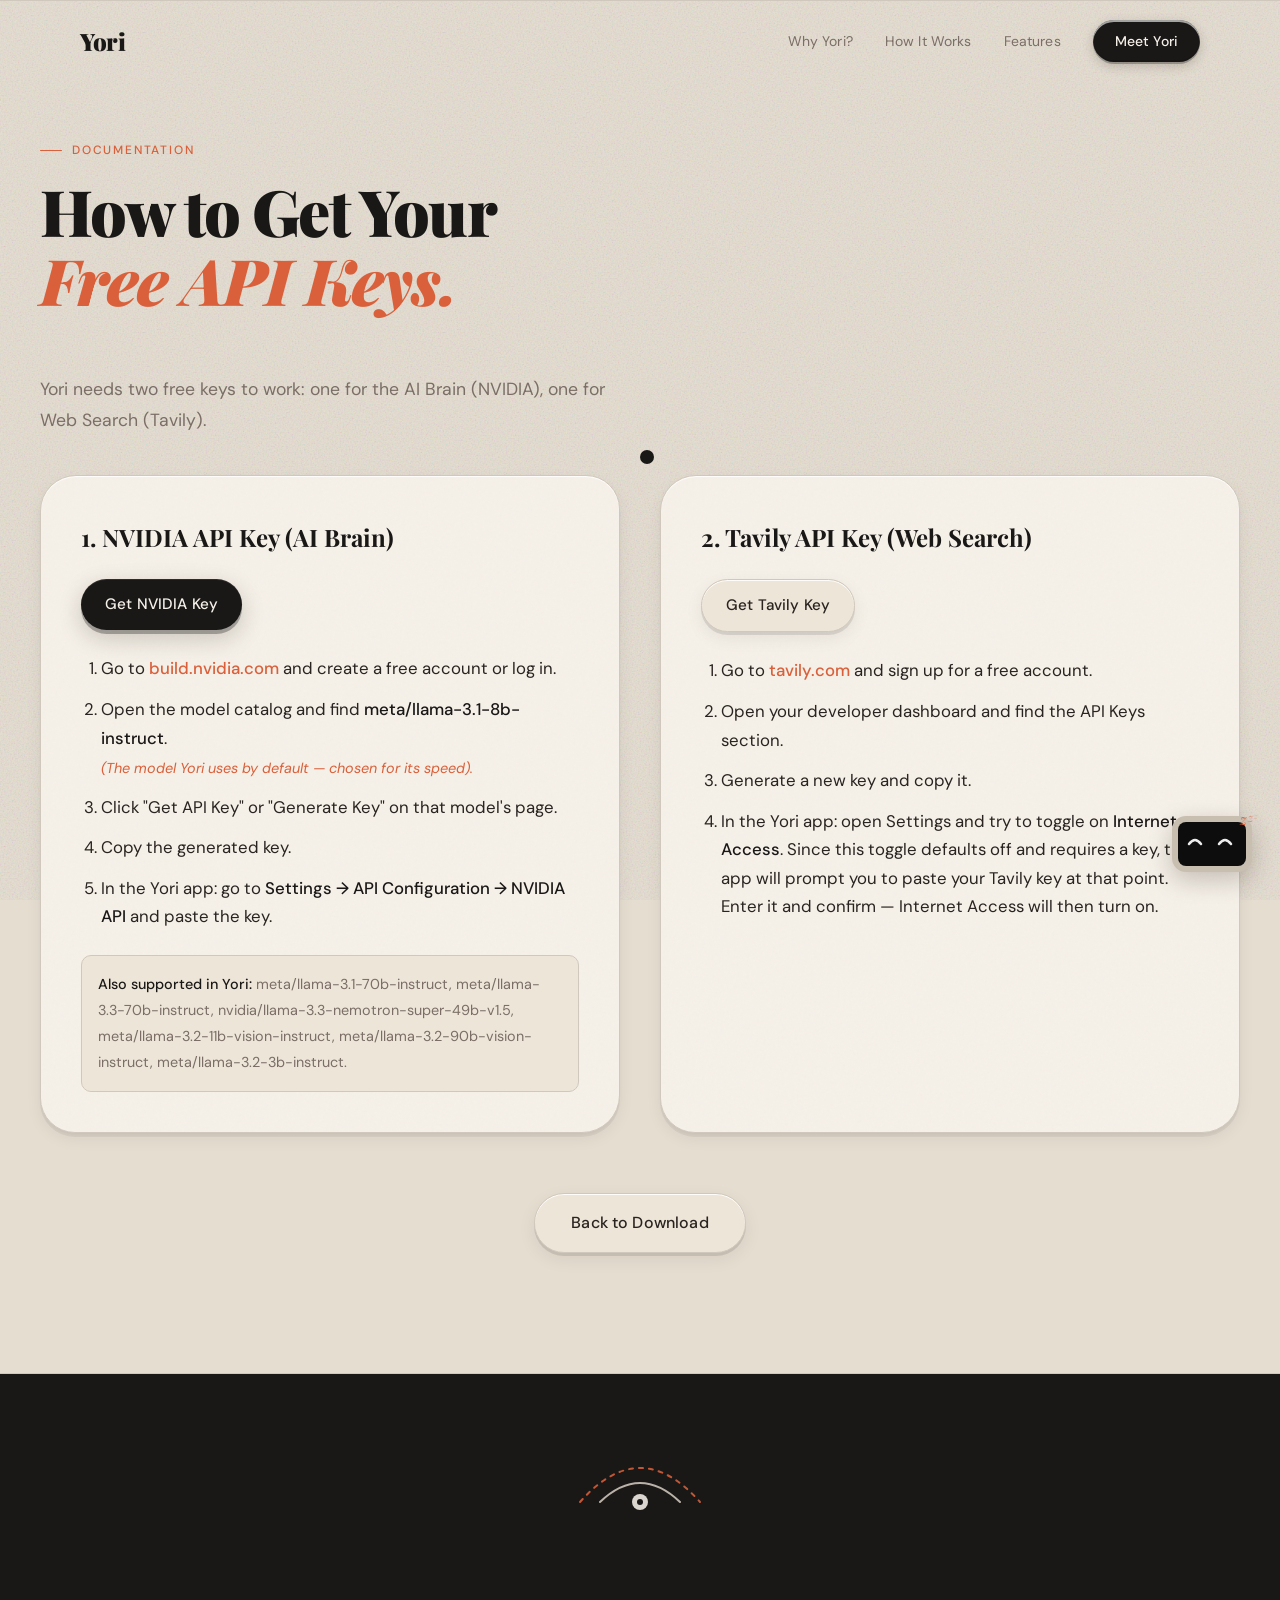
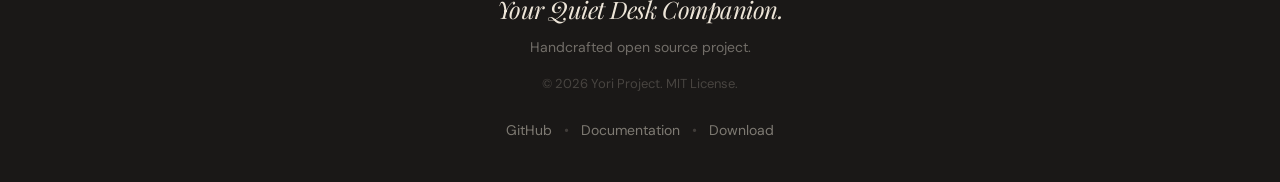
<file: api-keys.html>
<!DOCTYPE html>
<html lang="en">
<head>
  <meta charset="UTF-8" />
  <meta name="viewport" content="width=device-width, initial-scale=1.0" />
  <title>Get Free API Keys — Yori</title>
  <meta name="description" content="How to get your free API keys for Yori." />
  <link rel="icon" type="image/svg+xml" href="favicon.svg" />
  
  <!-- Fonts -->
  <link rel="preconnect" href="https://fonts.googleapis.com">
  <link rel="preconnect" href="https://fonts.gstatic.com" crossorigin>
  <link href="https://fonts.googleapis.com/css2?family=DM+Sans:ital,opsz,wght@0,9..40,400;0,9..40,500;1,9..40,400&family=Playfair+Display:ital,wght@0,700;0,900;1,400;1,700&display=swap" rel="stylesheet">
  
  <!-- CSS & JS -->
  <link rel="stylesheet" href="styles.css" />
  <script defer src="main.js"></script>
</head>
<body>
  
  <!-- PAPER GRAIN TEXTURE — inline SVG filter, most reliable method -->
  <svg class="grain-svg" aria-hidden="true" focusable="false">
    <defs>
      <filter id="grain-filter" x="0%" y="0%" width="100%" height="100%" color-interpolation-filters="sRGB">
        <feTurbulence
          type="fractalNoise"
          baseFrequency="0.65 0.65"
          numOctaves="4"
          seed="7"
          stitchTiles="stitch"
          result="noise"
        />
        <feColorMatrix type="saturate" values="0" in="noise" result="grayNoise"/>
        <feBlend in="SourceGraphic" in2="grayNoise" mode="multiply" result="blended"/>
        <feComposite in="blended" in2="SourceGraphic" operator="in"/>
      </filter>
    </defs>
  </svg>
  <div class="grain-overlay" aria-hidden="true"></div>

  <!-- CUSTOM SMART CURSOR -->
  <div class="cursor" id="custom-cursor"></div>

  <!-- DECORATIVE CLAY BLOBS -->
  <div class="blob blob-1"></div>
  <div class="blob blob-2"></div>
  <div class="blob blob-3"></div>

  <!-- NAV -->
  <nav class="nav" id="nav">
    <div class="nav-inner">
      <a href="index.html" class="nav-logo">Yori</a>
      <div class="nav-links">
        <a href="index.html#about" class="nav-link">Why Yori?</a>
        <a href="index.html#pipeline" class="nav-link">How It Works</a>
        <a href="index.html#features" class="nav-link">Features</a>
        <a href="https://github.com/sandilyakanishk/Reznik" class="nav-link btn-nav" id="nav-cta" target="_blank" data-theme="dark">Meet Yori</a>
      </div>
    </div>
  </nav>

  <section class="section what-makes" style="min-height: 85vh; padding-top: 140px;" id="api-keys">
    <div class="section-inner">
      <div class="section-tag">Documentation</div>
      <h1 class="section-title reveal">How to Get Your<br/><em>Free API Keys.</em></h1>
      
      <p class="hero-desc reveal" style="max-width: 600px; margin-bottom: 40px; font-size: 1.1rem;">Yori needs two free keys to work: one for the AI Brain (NVIDIA), one for Web Search (Tavily).</p>
      
      <div class="story-grid">
        <!-- NVIDIA -->
        <div class="story-text reveal card" style="padding: 40px;">
          <h2 style="font-family: var(--font-display); font-size: 1.5rem; color: var(--dark); margin-bottom: 20px;">1. NVIDIA API Key (AI Brain)</h2>
          <div style="margin-bottom: 24px;">
            <a href="https://build.nvidia.com/" target="_blank" class="btn-primary" data-theme="dark" style="padding: 12px 24px; font-size: 0.95rem;">Get NVIDIA Key</a>
          </div>
          <ol style="margin-left: 20px; font-size: 1.05rem; line-height: 1.7; color: var(--text);">
            <li style="margin-bottom: 12px;">Go to <a href="https://build.nvidia.com/" target="_blank" style="color: var(--accent); text-decoration: none; font-weight: 500;">build.nvidia.com</a> and create a free account or log in.</li>
            <li style="margin-bottom: 12px;">Open the model catalog and find <strong style="color: var(--dark);">meta/llama-3.1-8b-instruct</strong>.
              <div style="color: var(--accent); font-size: 0.9rem; margin-top: 4px; font-style: italic;">(The model Yori uses by default — chosen for its speed).</div>
            </li>
            <li style="margin-bottom: 12px;">Click "Get API Key" or "Generate Key" on that model's page.</li>
            <li style="margin-bottom: 12px;">Copy the generated key.</li>
            <li style="margin-bottom: 12px;">In the Yori app: go to <strong>Settings → API Configuration → NVIDIA API</strong> and paste the key.</li>
          </ol>
          <div style="margin-top: 24px; font-size: 0.9rem; color: var(--text2); background: var(--bg2); padding: 16px; border-radius: var(--radius-sm); border: 1px solid var(--border);">
            <strong style="color: var(--dark);">Also supported in Yori:</strong> meta/llama-3.1-70b-instruct, meta/llama-3.3-70b-instruct, nvidia/llama-3.3-nemotron-super-49b-v1.5, meta/llama-3.2-11b-vision-instruct, meta/llama-3.2-90b-vision-instruct, meta/llama-3.2-3b-instruct.
          </div>
        </div>

        <!-- Tavily -->
        <div class="story-text reveal card" style="padding: 40px; transition-delay: 0.15s;">
          <h2 style="font-family: var(--font-display); font-size: 1.5rem; color: var(--dark); margin-bottom: 20px;">2. Tavily API Key (Web Search)</h2>
          <div style="margin-bottom: 24px;">
            <a href="https://tavily.com/" target="_blank" class="btn-secondary" data-theme="dark" style="padding: 12px 24px; font-size: 0.95rem;">Get Tavily Key</a>
          </div>
          <ol style="margin-left: 20px; font-size: 1.05rem; line-height: 1.7; color: var(--text);">
            <li style="margin-bottom: 12px;">Go to <a href="https://tavily.com/" target="_blank" style="color: var(--accent); text-decoration: none; font-weight: 500;">tavily.com</a> and sign up for a free account.</li>
            <li style="margin-bottom: 12px;">Open your developer dashboard and find the API Keys section.</li>
            <li style="margin-bottom: 12px;">Generate a new key and copy it.</li>
            <li style="margin-bottom: 12px;">In the Yori app: open Settings and try to toggle on <strong style="color: var(--dark);">Internet Access</strong>. Since this toggle defaults off and requires a key, the app will prompt you to paste your Tavily key at that point. Enter it and confirm — Internet Access will then turn on.</li>
          </ol>
        </div>
      </div>
      
      <div style="margin-top: 60px; text-align: center;" class="reveal">
        <a href="index.html#download" class="btn-secondary" data-theme="dark">Back to Download</a>
      </div>
    </div>
  </section>

  <!-- FOOTER -->
  <footer class="footer" id="footer" data-theme="dark">
    <div class="footer-inner">
      <div class="footer-doodle" id="footer-doodle">
        <svg viewBox="0 0 140 96" fill="none" xmlns="http://www.w3.org/2000/svg">
          <path d="M10 48 Q 70 -20 130 48" stroke="var(--accent)" stroke-width="2" stroke-linecap="round" fill="none" stroke-dasharray="4 6"/>
          <path d="M30 48 Q 70 10 110 48" stroke="var(--border)" stroke-width="2" stroke-linecap="round" fill="none"/>
          <circle cx="70" cy="48" r="8" fill="var(--bg)"/>
          <circle cx="70" cy="48" r="3" fill="var(--dark)"/>
        </svg>
      </div>
      <div class="footer-tagline">Your Quiet Desk Companion.</div>
      <p class="footer-sub">Handcrafted open source project.</p>
      
      <p class="footer-copy">&copy; 2026 Yori Project. MIT License.</p>
      <div class="footer-links">
        <a href="https://github.com/sandilyakanishk/Reznik" class="footer-link" target="_blank">GitHub</a>
        <span class="footer-sep">•</span>
        <a href="#" class="footer-link">Documentation</a>
        <span class="footer-sep">•</span>
        <a href="index.html#download" class="footer-link">Download</a>
      </div>
    </div>
  </footer>

  <!-- SLEEPING YORI EASTER EGG -->
  <div class="sleeping-egg" id="sleeping-egg" role="button" tabindex="0" aria-label="Tap to wake Yori">
    <div class="egg-device">
      <div class="egg-screen" data-theme="dark">
        <svg viewBox="0 0 56 26" fill="none" width="56" height="26" class="egg-eye-svg">
          <path d="M5 13 Q11 5 17 13" stroke="white" stroke-width="2.5" stroke-linecap="round" fill="none"/>
          <path d="M35 13 Q41 5 47 13" stroke="white" stroke-width="2.5" stroke-linecap="round" fill="none"/>
        </svg>
        <div class="egg-zzz" id="egg-zzz"><span>z</span><span>z</span><span>z</span></div>
      </div>
    </div>
    <div class="egg-tooltip">Pssst. Wake me up.</div>
  </div>
</body>
</html>
</file>
<file: styles.css>
/* ============================================================
   YORI v4 — styles.css
   Premium Polish, Paper Textures, 1:1 Aspect Ratios, Smart Cursor
   ============================================================ */

/* ---- RESET & BASE ---- */
*, *::before, *::after {
  box-sizing: border-box;
  margin: 0;
  padding: 0;
  cursor: none !important; /* Custom cursor everywhere */
}

:root {
  --bg:             #F5F0E8;
  --bg2:            #EDE5D8;
  --bg3:            #E5DDD0;
  --accent:         #D9603A;
  --accent-light:   rgba(217,96,58,0.12);
  --dark:           #1A1817; /* Softer premium black */
  --text:           #2A2420;
  --text2:          #7A6E66;
  --border:         #D0C8BC;
  --clay:           #C8BFB0;
  --mouth:          #D6453D; /* Clay red mouth */
  
  /* Premium Depth Shadows */
  --shadow-card:    0 6px 16px rgba(30,20,10,0.06), 0 2px 4px rgba(30,20,10,0.04);
  --shadow-lift:    0 18px 48px rgba(30,20,10,0.11), 0 6px 16px rgba(30,20,10,0.07);
  --shadow-clay:    0 2px 0 rgba(255,255,255,0.6) inset, 0 -2px 0 rgba(0,0,0,0.12) inset;
  
  --radius-sm:      10px;
  --radius-md:      20px;
  --radius-lg:      28px;
  --radius-xl:      36px;
  --font-display:   'Playfair Display', Georgia, serif;
  --font-body:      'DM Sans', system-ui, sans-serif;
  
  --ease-expo:      cubic-bezier(0.16, 1, 0.3, 1);
  --ease-smooth:    cubic-bezier(0.4, 0, 0.2, 1);
  --ease-clay:      cubic-bezier(0.25, 0.46, 0.45, 0.94);
}

html { scroll-behavior: smooth; font-size: 16px; overflow-x: hidden; }

/* ============================================================
   BODY — Warm clay base + grain texture as stacked background
   background-attachment: fixed = one seamless grain across scroll
   ============================================================ */

/* Define the grain SVG URL once as a custom property for reuse */
:root {
  --grain: url("data:image/svg+xml,%3Csvg xmlns='http://www.w3.org/2000/svg' width='300' height='300'%3E%3Cfilter id='g'%3E%3CfeTurbulence type='fractalNoise' baseFrequency='0.65' numOctaves='4' seed='9' stitchTiles='stitch'/%3E%3C/filter%3E%3Crect width='300' height='300' filter='url(%23g)' opacity='0.25'/%3E%3C/svg%3E");
}

body {
  font-family: var(--font-body);
  background-color: #F2EBE0;
  /* Grain sits under everything as part of the background */
  background-image: var(--grain);
  background-size: 300px 300px;
  background-attachment: fixed; /* Fixed = seamless across all sections */
  color: var(--text);
  line-height: 1.6;
  overflow-x: hidden;
  position: relative;
}

/* Hide the inline SVG defs element */
.grain-svg {
  position: absolute;
  width: 0; height: 0;
  overflow: hidden;
  pointer-events: none;
}

/* The fixed overlay is no longer needed — grain is part of each background */
.grain-overlay { display: none; }

::selection { background: var(--accent); color: white; }

/* ============================================================
   DECORATIVE CLAY BLOBS
   ============================================================ */
.blob {
  position: absolute;
  border-radius: 50%;
  background: var(--bg2);
  filter: blur(1px);
  box-shadow:
    inset 0 2px 4px rgba(255,255,255,0.6),
    inset 0 -2px 6px rgba(0,0,0,0.06),
    0 8px 24px rgba(30,20,10,0.08);
  animation: floatBlob 12s ease-in-out infinite alternate;
  z-index: 0;
  pointer-events: none;
}
.blob-1 { width: 120px; height: 110px; top: 15%; left: 5%; animation-delay: 0s; border-radius: 40% 60% 70% 30% / 40% 50% 60% 50%; }
.blob-2 { width: 80px; height: 90px; top: 60%; right: 8%; animation-delay: -3s; border-radius: 50% 40% 30% 60% / 60% 40% 50% 40%; background: #EAE2D3; }
.blob-3 { width: 160px; height: 140px; top: 85%; left: -2%; animation-delay: -7s; border-radius: 30% 60% 40% 70% / 50% 40% 60% 30%; background: #F0E9DC; }

@keyframes floatBlob {
  0% { transform: translateY(0) rotate(0deg) scale(1); }
  50% { transform: translateY(-20px) rotate(5deg) scale(1.05); }
  100% { transform: translateY(10px) rotate(-5deg) scale(0.95); }
}

/* ============================================================
   CUSTOM SMART CURSOR
   ============================================================ */
.cursor {
  position: fixed;
  top: 0; left: 0;
  width: 14px;
  height: 14px;
  background: var(--dark);
  border-radius: 50%;
  pointer-events: none;
  z-index: 99999;
  will-change: transform;
  transform: translate(-7px, -7px);
  transition: width 0.15s var(--ease-smooth),
              height 0.15s var(--ease-smooth),
              background-color 0.15s var(--ease-smooth),
              margin 0.15s var(--ease-smooth);
}
.cursor.light-mode {
  background: #D8D8D8; /* Soft silver-gray */
}
.cursor.hovered {
  width: 22px;
  height: 22px;
  background: rgba(30,30,30,0.85);
  margin: -4px 0 0 -4px; 
}
.cursor.light-mode.hovered {
  background: rgba(216,216,216,0.85);
}
.cursor.clicking {
  width: 10px;
  height: 10px;
  background: var(--accent) !important;
  margin: 2px 0 0 2px;
}

/* ============================================================
   CLAY BODY — Device frames
   ============================================================ */
.clay-body {
  border: 12px solid var(--clay) !important;
  background: var(--clay) !important;
  box-shadow:
    inset 0 4px 8px rgba(255,255,255,0.48),
    inset 0 -4px 10px rgba(0,0,0,0.12),
    inset 3px 0 5px rgba(255,255,255,0.22),
    inset -3px 0 5px rgba(0,0,0,0.08),
    0 0 0 1px rgba(0,0,0,0.06),
    0 32px 72px rgba(30,20,10,0.25) !important;
  position: relative;
  transition: transform 0.6s var(--ease-expo), box-shadow 0.6s var(--ease-expo);
}
/* Subtle float on hover */
.clay-body:hover {
  transform: translateY(-4px) rotate(-0.2deg);
  box-shadow:
    inset 0 4px 8px rgba(255,255,255,0.48),
    inset 0 -4px 10px rgba(0,0,0,0.12),
    0 0 0 1px rgba(0,0,0,0.06),
    0 38px 84px rgba(30,20,10,0.28) !important;
}

.clay-body-sm {
  border: 7px solid var(--clay) !important;
  background: var(--clay) !important;
  box-shadow:
    inset 0 2px 5px rgba(255,255,255,0.45),
    inset 0 -2px 6px rgba(0,0,0,0.1),
    0 12px 36px rgba(30,20,10,0.2) !important;
}

/* ============================================================
   NAV
   ============================================================ */
.nav {
  position: fixed;
  top: 0; left: 0; right: 0;
  z-index: 100;
  padding: 20px 0;
  transition: background 0.4s var(--ease-smooth), box-shadow 0.4s var(--ease-smooth);
}
.nav.scrolled {
  background: rgba(245,240,232,0.85);
  backdrop-filter: blur(16px);
  -webkit-backdrop-filter: blur(16px);
  box-shadow: 0 1px 0 rgba(208, 200, 188, 0.4);
}
.nav-inner {
  max-width: 1200px;
  margin: 0 auto;
  padding: 0 40px;
  display: flex;
  align-items: center;
  justify-content: space-between;
}
.nav-logo {
  font-family: var(--font-display);
  font-size: 1.5rem;
  font-weight: 900;
  color: var(--dark);
  text-decoration: none;
  letter-spacing: -0.02em;
  transition: color 0.2s;
}
.nav-logo:hover { color: var(--accent); }
.nav-links { display: flex; align-items: center; gap: 32px; }
.nav-link {
  font-size: 0.875rem;
  font-weight: 400;
  color: var(--text2);
  text-decoration: none;
  letter-spacing: 0.01em;
  transition: color 0.2s;
}
.nav-link:hover { color: var(--text); }

.btn-nav {
  background: var(--dark);
  color: var(--bg) !important;
  padding: 10px 22px;
  border-radius: 100px;
  font-weight: 500;
  font-size: 0.875rem !important;
  text-decoration: none;
  border: none;
  box-shadow:
    0 2px 0 rgba(0,0,0,0.25),
    0 4px 12px rgba(30,20,10,0.2),
    var(--shadow-clay);
  transition: background 0.2s, transform 0.2s var(--ease-clay), box-shadow 0.2s var(--ease-clay) !important;
}
.btn-nav:hover {
  background: var(--accent) !important;
  color: white !important;
  transform: translateY(-2px);
  box-shadow:
    0 4px 0 rgba(0,0,0,0.2),
    0 8px 20px rgba(217,96,58,0.3),
    var(--shadow-clay) !important;
}

/* ============================================================
   BUTTONS — Clay puffy style
   ============================================================ */
.btn-primary, .btn-secondary {
  display: inline-flex;
  align-items: center;
  justify-content: center;
  font-family: var(--font-body);
  font-size: 1rem;
  font-weight: 500;
  border: none;
  border-radius: 100px;
  letter-spacing: 0.01em;
  position: relative;
  overflow: hidden;
  text-decoration: none;
  transition: transform 0.25s var(--ease-clay), box-shadow 0.25s var(--ease-clay), background 0.2s;
}
.btn-primary {
  background: var(--dark);
  color: var(--bg);
  padding: 17px 38px;
  box-shadow:
    0 4px 0 rgba(0,0,0,0.28),
    0 8px 24px rgba(30,20,10,0.2),
    inset 0 1px 0 rgba(255,255,255,0.09); /* subtle embossing */
}
.btn-primary:hover {
  background: #23201e;
  transform: translateY(-3px);
  box-shadow:
    0 7px 0 rgba(0,0,0,0.25),
    0 14px 32px rgba(30,20,10,0.22),
    inset 0 1px 0 rgba(255,255,255,0.09);
  color: var(--bg);
}
.btn-primary:active {
  transform: translateY(2px) scale(0.97);
  box-shadow:
    0 1px 0 rgba(0,0,0,0.28),
    0 2px 8px rgba(30,20,10,0.15),
    inset 0 1px 0 rgba(255,255,255,0.05);
}

.btn-secondary {
  background: var(--bg2);
  color: var(--text);
  padding: 16px 36px;
  border: 1.5px solid var(--border);
  box-shadow:
    0 3px 0 rgba(0,0,0,0.1),
    0 6px 18px rgba(30,20,10,0.07),
    inset 0 1px 0 rgba(255,255,255,0.9); /* High paper edge highlight */
}
.btn-secondary:hover {
  background: var(--bg);
  transform: translateY(-2px);
  box-shadow:
    0 5px 0 rgba(0,0,0,0.09),
    0 10px 24px rgba(30,20,10,0.09),
    inset 0 1px 0 rgba(255,255,255,0.9);
}
.btn-secondary:active {
  transform: translateY(1px) scale(0.97);
  box-shadow:
    0 1px 0 rgba(0,0,0,0.1),
    0 2px 8px rgba(30,20,10,0.06),
    inset 0 1px 0 rgba(255,255,255,0.6);
}

/* ============================================================
   HERO
   ============================================================ */
.hero {
  min-height: 100vh;
  display: flex;
  align-items: center;
  padding: 140px 40px 80px;
  max-width: 1200px;
  margin: 0 auto;
  gap: 60px;
  position: relative;
  z-index: 1;
}
.hero-left { flex: 1; min-width: 0; }

.hero-title {
  font-family: var(--font-display);
  font-size: clamp(3.2rem, 7vw, 6.5rem);
  font-weight: 900;
  line-height: 1.0;
  letter-spacing: -0.03em;
  color: var(--dark);
  margin-bottom: 24px;
  opacity: 0;
  animation: fadeUp 0.9s var(--ease-expo) 0.1s forwards;
}
.hero-title .accent { color: var(--accent); }
.hero-sub {
  font-size: 1.25rem;
  font-weight: 400;
  color: var(--text2);
  line-height: 1.5;
  margin-bottom: 14px;
  opacity: 0;
  animation: fadeUp 0.9s var(--ease-expo) 0.2s forwards;
}
.hero-desc {
  font-size: 1.0625rem;
  color: var(--text2);
  line-height: 1.72;
  max-width: 440px;
  margin-bottom: 40px;
  opacity: 0;
  animation: fadeUp 0.9s var(--ease-expo) 0.3s forwards;
}
.hero-btns {
  display: flex;
  gap: 16px;
  flex-wrap: wrap;
  margin-bottom: 20px;
  opacity: 0;
  animation: fadeUp 0.9s var(--ease-expo) 0.4s forwards;
}
.hero-badge {
  font-size: 0.8125rem;
  color: var(--text2);
  line-height: 1.5;
  display: flex;
  align-items: center;
  gap: 8px;
  opacity: 0;
  animation: fadeUp 0.9s var(--ease-expo) 0.55s forwards;
}
.badge-dot {
  display: inline-block;
  width: 6px; height: 6px;
  border-radius: 50%;
  background: var(--accent);
  flex-shrink: 0;
}

.hero-right {
  flex: 1;
  display: flex;
  justify-content: center;
  align-items: center;
  opacity: 0;
  position: relative;
  animation: fadeIn 1.2s var(--ease-expo) 0.3s forwards;
}

.phone-wrapper { position: relative; display: inline-block; }
.phone-frame {
  width: 220px;
  height: 440px;
  border-radius: 34px !important;
  position: relative;
  overflow: hidden;
  animation: breathe 4.2s ease-in-out infinite;
}
.phone-screen {
  position: absolute;
  inset: 0;
  background: #0d0d0d;
  border-radius: 22px;
  display: flex;
  align-items: center;
  justify-content: center;
  overflow: hidden;
  z-index: 2;
}
.phone-shadow {
  position: absolute;
  bottom: -28px; left: 10%;
  width: 80%; height: 44px;
  background: radial-gradient(ellipse, rgba(30,20,10,0.22) 0%, transparent 70%);
  filter: blur(10px);
}

/* Premium ambient glow behind hero phone */
.hero-right::before {
  content: '';
  position: absolute;
  top: 50%; left: 50%;
  transform: translate(-50%, -50%);
  width: 320px; height: 480px;
  background: radial-gradient(ellipse, rgba(217,96,58,0.12) 0%, transparent 60%);
  filter: blur(40px);
  z-index: 0;
  pointer-events: none;
}

/* ============================================================
   FACE, EYES & MOUTH — Strict 1:1 Aspect Ratio
   ============================================================ */
.face-container, .demo-face, .pers-face {
  display: flex;
  flex-direction: column;
  align-items: center;
  position: relative;
  z-index: 3;
}

/* --- Hero Face --- */
.eyes-container {
  display: flex;
  gap: 22px;
  align-items: center;
  justify-content: center;
  margin-bottom: 22px;
}
.eye {
  width: 44px;
  height: 44px;
  aspect-ratio: 1 / 1;
  flex-shrink: 0; /* Prevents oval stretching */
  background: #FFFFFF;
  border-radius: 50%;
  box-shadow:
    0 1px 3px rgba(0,0,0,0.18),
    0 0 0 1px rgba(255,255,255,0.04) inset;
}
.mouth {
  width: 22px;
  height: 22px;
  aspect-ratio: 1 / 1;
  flex-shrink: 0; /* Prevents oval stretching */
  background: #D6453D;
  border-radius: 50%;
  box-shadow:
    0 1px 2px rgba(0,0,0,0.25),
    0 0 0 1px rgba(255,255,255,0.04) inset;
}

/* --- Demo Face --- */
.demo-face {
  opacity: 0;
  transition: opacity 0.8s var(--ease-smooth);
}
.demo-face.visible { opacity: 1; }
.demo-eyes {
  display: flex;
  gap: 26px;
  align-items: center;
  justify-content: center;
  margin-bottom: 26px;
  transition: gap 0.5s var(--ease-clay);
}
.demo-eye {
  width: 52px;
  height: 52px;
  aspect-ratio: 1 / 1;
  flex-shrink: 0;
  background: #FFFFFF;
  border-radius: 50%;
  box-shadow:
    0 2px 6px rgba(0,0,0,0.2),
    0 0 0 1px rgba(255,255,255,0.04) inset;
  transition: width 0.5s var(--ease-clay), height 0.5s var(--ease-clay);
}
.demo-mouth {
  width: 26px;
  height: 26px;
  aspect-ratio: 1 / 1;
  flex-shrink: 0;
  background: #D6453D;
  border-radius: 50%;
  box-shadow:
    0 1px 2px rgba(0,0,0,0.25),
    0 0 0 1px rgba(255,255,255,0.04) inset;
}

/* Landscape eye sizing */
.demo-phone-frame.landscape .demo-eyes { gap: 50px; }
.demo-phone-frame.landscape .demo-eye {
  width: 48px;
  height: 48px;
}

/* --- Personality Face --- */
.pers-eyes { display: flex; gap: 10px; margin-bottom: 10px; }
.pers-eye {
  width: 20px; 
  height: 20px;
  aspect-ratio: 1 / 1;
  flex-shrink: 0;
  background: #FFFFFF;
  border-radius: 50%;
  box-shadow: 0 1px 2px rgba(0,0,0,0.2);
}
.pers-mouth {
  width: 8px; 
  height: 8px;
  aspect-ratio: 1 / 1;
  flex-shrink: 0;
  background: #D6453D;
  border-radius: 50%;
  box-shadow: 0 1px 2px rgba(0,0,0,0.25);
}

/* ============================================================
   SECTIONS
   ============================================================ */
.section { padding: 120px 40px; position: relative; z-index: 1; }
.section-inner { max-width: 1200px; margin: 0 auto; }

.section-tag {
  font-size: 0.75rem;
  font-weight: 500;
  letter-spacing: 0.15em;
  text-transform: uppercase;
  color: var(--accent);
  margin-bottom: 16px;
  display: flex;
  align-items: center;
  gap: 10px;
}
.section-tag::before {
  content: '';
  display: block;
  width: 22px; height: 1.5px;
  background: var(--accent);
  border-radius: 1px;
}
.section-title {
  font-family: var(--font-display);
  font-size: clamp(2.5rem, 5vw, 4rem);
  font-weight: 900;
  line-height: 1.08;
  letter-spacing: -0.025em;
  color: var(--dark);
  margin-bottom: 60px;
}
.section-title em { font-style: italic; color: var(--accent); }

.reveal {
  opacity: 0;
  transform: translateY(32px);
  transition: opacity 0.8s var(--ease-expo), transform 0.8s var(--ease-expo);
}
.reveal.visible { opacity: 1; transform: translateY(0); }

/* ============================================================
   STORY SECTIONS (New for Yori)
   ============================================================ */
.story-section {
  background: var(--bg2);
  background-image: var(--grain);
  background-size: 300px 300px;
  background-attachment: fixed;
  border-top: 1px solid var(--border);
}
.story-section-bottom {
  background: var(--bg2);
  background-image: var(--grain);
  background-size: 300px 300px;
  background-attachment: fixed;
  border-top: 1px solid var(--border);
}
.story-grid {
  display: grid;
  grid-template-columns: 1fr 1fr;
  gap: 40px;
}
.story-text {
  font-size: 1.125rem;
  color: var(--text2);
  line-height: 1.8;
}
.story-text p {
  margin-bottom: 20px;
}
.story-text strong {
  color: var(--dark);
  font-weight: 500;
}

/* ============================================================
   CARDS — Subtle imperfections & inner grain
   ============================================================ */
.what-makes {
  background: var(--bg3);
  background-image: var(--grain);
  background-size: 300px 300px;
  background-attachment: fixed;
  border-top: 1px solid var(--border);
  border-bottom: 1px solid var(--border);
}
.cards-row { display: grid; grid-template-columns: repeat(3, 1fr); gap: 24px; }
.card, .feature-card, .step-icon {
  background: var(--bg);
  border: 1.5px solid var(--border);
  /* Organic corner imperfections */
  border-radius: 36px 34px 38px 35px;
  padding: 38px 34px;
  box-shadow:
    0 4px 0 rgba(0,0,0,0.05),
    var(--shadow-card),
    inset 0 1px 1px rgba(255,255,255,0.9); /* Crisp paper edge */
  transition: transform 0.35s var(--ease-expo), box-shadow 0.35s var(--ease-expo);
  position: relative;
  overflow: hidden;
  background-image: url("data:image/svg+xml,%3Csvg viewBox='0 0 200 200' xmlns='http://www.w3.org/2000/svg'%3E%3Cfilter id='n'%3E%3CfeTurbulence type='fractalNoise' baseFrequency='0.9' numOctaves='3' stitchTiles='stitch'/%3E%3C/filter%3E%3Crect width='100%25' height='100%25' filter='url(%23n)' opacity='0.02'/%3E%3C/svg%3E");
}
.step-icon { border-radius: 20px 18px 20px 19px; }

.card:hover, .feature-card:hover {
  transform: translateY(-5px);
  box-shadow:
    0 7px 0 rgba(0,0,0,0.04),
    var(--shadow-lift),
    inset 0 1px 1px rgba(255,255,255,0.9);
}
.card-illustration { width: 80px; height: 80px; margin-bottom: 24px; }
.card-illustration svg { width: 100%; height: 100%; }
.card-title {
  font-family: var(--font-display);
  font-size: 1.5rem;
  font-weight: 700;
  color: var(--dark);
  margin-bottom: 12px;
  letter-spacing: -0.02em;
}
.card-desc { font-size: 0.9375rem; color: var(--text2); line-height: 1.68; }

/* ============================================================
   DEMO SECTION
   ============================================================ */
.demo-section { background: var(--bg); background-image: var(--grain); background-size: 300px 300px; background-attachment: fixed; }
.demo-inner { display: flex; align-items: center; gap: 80px; }
.demo-text { flex: 1; min-width: 0; }
.demo-desc {
  font-size: 1.0625rem;
  color: var(--text2);
  line-height: 1.72;
  margin-bottom: 32px;
  max-width: 400px;
}

/* Status */
.demo-status {
  display: flex;
  align-items: center;
  gap: 10px;
  margin-top: 20px;
  font-size: 0.875rem;
  color: var(--text2);
}
.status-dot {
  width: 8px; height: 8px;
  background: var(--border);
  border-radius: 50%;
  transition: background 0.4s, box-shadow 0.4s;
  flex-shrink: 0;
}
.status-dot.awake { background: #5cb87a; box-shadow: 0 0 0 3px rgba(92,184,122,0.2); animation: pulse-dot 2.2s ease-in-out infinite; }
.status-dot.waking { background: var(--accent); box-shadow: 0 0 0 3px rgba(217,96,58,0.2); animation: pulse-dot 1.1s ease-in-out infinite; }
@keyframes pulse-dot { 0%, 100% { opacity: 1; } 50% { opacity: 0.4; } }

/* Orientation toggle */
.orientation-toggle { display: flex; gap: 8px; margin-bottom: 20px; justify-content: center; }
.orient-btn {
  display: inline-flex;
  align-items: center;
  gap: 6px;
  padding: 8px 16px;
  border: 1.5px solid var(--border);
  border-radius: 100px;
  background: var(--bg);
  color: var(--text2);
  font-family: var(--font-body);
  font-size: 0.8125rem;
  font-weight: 500;
  transition: border-color 0.2s, color 0.2s, background 0.2s, transform 0.2s var(--ease-clay), box-shadow 0.2s;
  box-shadow: 0 2px 0 rgba(0,0,0,0.08), inset 0 1px 0 rgba(255,255,255,0.7);
}
.orient-btn:hover { border-color: var(--dark); color: var(--dark); transform: translateY(-1px); }
.orient-btn.active {
  background: var(--dark);
  border-color: var(--dark);
  color: var(--bg);
  box-shadow: 0 3px 0 rgba(0,0,0,0.25), 0 6px 14px rgba(30,20,10,0.18);
}

.demo-device-wrap { flex: 1; display: flex; flex-direction: column; align-items: center; position: relative; }

.demo-phone-frame {
  width: 260px;
  height: 520px;
  border-radius: 38px !important;
  position: relative;
  overflow: hidden;
  transition: width 0.6s var(--ease-clay), height 0.6s var(--ease-clay), border-radius 0.6s var(--ease-clay);
}
.demo-phone-frame.landscape { width: 480px; height: 240px; border-radius: 34px !important; }

.demo-phone-screen {
  position: absolute;
  inset: 0;
  background: #0d0d0d;
  border-radius: 26px;
  display: flex;
  align-items: center;
  justify-content: center;
  overflow: hidden;
}

.demo-sleeping {
  position: absolute;
  top: 26%; right: 14%;
  display: flex;
  flex-direction: column;
  align-items: flex-end;
  pointer-events: none;
  z-index: 3;
}
.demo-sleeping span {
  font-family: var(--font-display);
  font-style: italic;
  color: rgba(255,255,255,0.13);
  line-height: 1;
  animation: sleepFloat 3s ease-in-out infinite;
}
.demo-sleeping span:nth-child(1) { font-size: 1.3rem; animation-delay: 0s; }
.demo-sleeping span:nth-child(2) { font-size: 0.95rem; animation-delay: 0.55s; opacity: 0.7; }
.demo-sleeping span:nth-child(3) { font-size: 0.65rem; animation-delay: 1.1s; opacity: 0.4; }
@keyframes sleepFloat { 0%, 100% { transform: translateY(0); } 50% { transform: translateY(-6px); } }

.demo-phone-shadow {
  position: absolute;
  bottom: -30px; left: 10%;
  width: 80%; height: 50px;
  background: radial-gradient(ellipse, rgba(30,20,10,0.18) 0%, transparent 70%);
  filter: blur(10px);
  pointer-events: none;
}
.demo-glow {
  position: absolute;
  top: 50%; left: 50%;
  transform: translate(-50%, -50%);
  width: 340px; height: 340px;
  border-radius: 50%;
  background: radial-gradient(ellipse, rgba(217,96,58,0.06) 0%, transparent 60%);
  opacity: 0;
  transition: opacity 0.9s var(--ease-smooth);
  pointer-events: none;
  z-index: -1;
}
.demo-glow.active { opacity: 1; }

/* ============================================================
   PERSONALITY SECTION & SPEECH BUBBLES
   ============================================================ */
.personality-section {
  background: var(--bg2);
  background-image: var(--grain);
  background-size: 300px 300px;
  background-attachment: fixed;
  border-top: 1px solid var(--border);
  border-bottom: 1px solid var(--border);
}
.bubbles-scene {
  display: grid;
  grid-template-columns: 1fr auto 1fr;
  grid-template-rows: repeat(2, auto);
  gap: 24px 48px;
  align-items: center;
  justify-items: center;
}
.speech-bubble {
  background: var(--bg);
  border: 1.5px solid var(--border);
  border-radius: var(--radius-lg);
  padding: 20px 28px;
  position: relative;
  /* Added subtle ambient shadow for gentle depth */
  box-shadow:
    0 3px 0 rgba(0,0,0,0.05),
    0 6px 16px rgba(30,20,10,0.05),
    inset 0 1px 1px rgba(255,255,255,0.9);
  font-family: var(--font-display);
  font-style: italic;
  font-size: 1.1rem;
  color: var(--dark);
  line-height: 1.5;
  max-width: 280px;
  width: 100%;
  opacity: 0;
  transform: translateY(20px) scale(0.95);
  transition: opacity 0.6s var(--ease-expo), transform 0.6s var(--ease-expo), box-shadow 0.3s var(--ease-expo);
}
.speech-bubble.visible { opacity: 1; transform: translateY(0) scale(1); }
.speech-bubble:hover {
  transform: translateY(-4px) scale(1.02);
  box-shadow:
    0 6px 0 rgba(0,0,0,0.04),
    var(--shadow-lift),
    inset 0 1px 1px rgba(255,255,255,0.9);
}
.left-bubble  { justify-self: end;   grid-column: 1; }
.right-bubble { justify-self: start; grid-column: 3; }
#bubble-1 { grid-row: 1; transition-delay: 0s; }
#bubble-2 { grid-row: 1; transition-delay: 0.15s; }
#bubble-3 { grid-row: 2; transition-delay: 0.3s; }
#bubble-4 { grid-row: 2; transition-delay: 0.45s; }
.bubble-tail { position: absolute; bottom: 20px; width: 0; height: 0; }
.bubble-tail.left  { right: -12px; border-top: 8px solid transparent; border-bottom: 8px solid transparent; border-left: 12px solid var(--bg); }
.bubble-tail.right { left: -12px;  border-top: 8px solid transparent; border-bottom: 8px solid transparent; border-right: 12px solid var(--bg); }
.personality-phone { grid-column: 2; grid-row: 1 / 3; display: flex; align-items: center; justify-content: center; }

.pers-phone-frame {
  width: 106px; height: 210px;
  border-radius: 22px !important;
  overflow: hidden;
  display: flex;
  align-items: center;
  justify-content: center;
}
.pers-screen {
  width: 100%; height: 100%;
  background: #0d0d0d;
  border-radius: 15px;
  display: flex;
  align-items: center;
  justify-content: center;
}

/* ============================================================
   PIPELINE / HOW IT WORKS
   ============================================================ */
.how-section { background: var(--bg); background-image: var(--grain); background-size: 300px 300px; background-attachment: fixed; }

/* Subtitle below the section title */
.pipeline-subtitle {
  font-size: 1rem;
  color: var(--text2);
  line-height: 1.7;
  max-width: 580px;
  margin-bottom: 64px;
  margin-top: -32px; /* Pull up slightly under the title */
}

/* Short description under each step label */
.step-desc {
  font-size: 0.8125rem;
  color: var(--text2);
  line-height: 1.6;
  text-align: center;
  max-width: 180px;
  margin-top: 4px;
}

.pipeline { display: flex; align-items: flex-start; justify-content: center; flex-wrap: wrap; row-gap: 32px; }

.pipeline-step {
  display: flex;
  flex-direction: column;
  align-items: center;
  gap: 12px;
  opacity: 0;
  transform: translateY(20px);
  transition: opacity 0.6s var(--ease-expo), transform 0.6s var(--ease-expo);
}
.pipeline-step.visible { opacity: 1; transform: translateY(0); }
#step-1 { transition-delay: 0s; }
#step-2 { transition-delay: 0.16s; }
#step-3 { transition-delay: 0.32s; }

.step-icon {
  width: 72px; height: 72px;
  display: flex;
  align-items: center;
  justify-content: center;
  padding: 12px;
}
.pipeline-step:hover .step-icon {
  transform: translateY(-5px);
  box-shadow: 0 5px 0 rgba(0,0,0,0.05), var(--shadow-lift), inset 0 1px 1px rgba(255,255,255,0.9);
}
.step-icon svg { width: 100%; height: 100%; }
.reznik-final .step-icon { background: var(--dark); border-color: var(--dark); box-shadow: 0 4px 0 rgba(0,0,0,0.2), 0 6px 16px rgba(30,20,10,0.2); }
.step-label { font-size: 0.8125rem; font-weight: 500; color: var(--text2); text-align: center; }
.pipeline-arrow { width: 60px; opacity: 0; transition: opacity 0.6s var(--ease-expo); }
.pipeline-arrow.visible { opacity: 1; }
#arrow-1 { transition-delay: 0.06s; }
#arrow-2 { transition-delay: 0.18s; }
#arrow-3 { transition-delay: 0.3s; }
#arrow-4 { transition-delay: 0.42s; }
.pipeline-arrow svg { width: 100%; }

/* ============================================================
   FEATURES GRID
   ============================================================ */
.features-section { background: var(--bg); background-image: var(--grain); background-size: 300px 300px; background-attachment: fixed; border-top: 1px solid var(--border); }
.features-grid { display: grid; grid-template-columns: repeat(3, 1fr); gap: 20px; }
.feature-card {
  opacity: 0;
  transform: translateY(24px);
  border-radius: 38px 36px 37px 35px;
}
.feature-card.visible { opacity: 1; transform: translateY(0); }
.feature-card::before {
  content: '';
  position: absolute;
  top: 0; left: 0; right: 0;
  height: 3px;
  background: linear-gradient(90deg, transparent, var(--accent), transparent);
  opacity: 0;
  transition: opacity 0.3s;
  border-radius: 3px 3px 0 0;
}
.feature-card:hover::before { opacity: 1; }

.feat-icon { width: 72px; height: 72px; margin-bottom: 20px; }
.feat-icon svg { width: 100%; height: 100%; }
.feat-title {
  font-family: var(--font-display);
  font-size: 1.25rem;
  font-weight: 700;
  color: var(--dark);
  margin-bottom: 8px;
  letter-spacing: -0.015em;
}
.feat-desc { font-size: 0.9rem; color: var(--text2); line-height: 1.62; }
#feat-voice     { transition-delay: 0s; }
#feat-memory    { transition-delay: 0.07s; }
#feat-emotions  { transition-delay: 0.14s; }
#feat-local     { transition-delay: 0.21s; }
#feat-privacy   { transition-delay: 0.28s; }
#feat-companion { transition-delay: 0.35s; }

/* ============================================================
   FOOTER
   ============================================================ */
.footer { background: var(--dark); padding: 80px 40px 40px; text-align: center; position: relative; z-index: 1; }
.footer-inner { max-width: 600px; margin: 0 auto; }
.footer-doodle { margin: 0 auto 32px; width: 140px; opacity: 0.88; }
.footer-doodle svg { width: 100%; animation: breathe 5s ease-in-out infinite; }
.footer-tagline { font-family: var(--font-display); font-style: italic; font-size: 1.5rem; color: var(--bg2); margin-bottom: 8px; letter-spacing: -0.02em; }
.footer-sub { font-size: 0.875rem; color: rgba(237,229,216,0.42); margin-bottom: 16px; }
.footer-copy { font-size: 0.8125rem; color: rgba(237,229,216,0.22); margin-bottom: 24px; }
.footer-links { display: flex; align-items: center; justify-content: center; gap: 12px; }
.footer-link { font-size: 0.875rem; color: rgba(237,229,216,0.48); text-decoration: none; transition: color 0.2s; }
.footer-link:hover { color: var(--bg2); }
.footer-sep { color: rgba(237,229,216,0.18); font-size: 0.875rem; }

/* ============================================================
   SLEEPING EGG — Easter egg
   ============================================================ */
.sleeping-egg {
  position: fixed;
  bottom: 28px; right: 28px;
  z-index: 90;
  display: flex;
  flex-direction: column;
  align-items: flex-end;
  gap: 4px;
  transition: transform 0.3s var(--ease-expo);
}
.sleeping-egg:hover { transform: translateY(-4px); }
.sleeping-egg:hover .egg-tooltip { opacity: 1; transform: translateX(0); }

.egg-device {
  width: 80px; height: 56px;
  border-radius: 14px;
  background: var(--clay);
  border: 6px solid var(--clay);
  box-shadow:
    inset 0 2px 4px rgba(255,255,255,0.42),
    inset 0 -2px 5px rgba(0,0,0,0.1),
    0 8px 24px rgba(30,20,10,0.22);
  display: flex;
  align-items: center;
  justify-content: center;
  animation: breathe 4.5s ease-in-out infinite;
}
.egg-screen {
  width: 100%; height: 100%;
  background: #0d0d0d;
  border-radius: 8px;
  display: flex;
  align-items: center;
  justify-content: center;
}
.egg-eye-svg { opacity: 0.92; }
.egg-zzz {
  display: flex;
  gap: 1px;
  position: absolute;
  top: -4px; right: -6px;
}
.egg-zzz span { font-family: var(--font-display); font-style: italic; color: var(--accent); line-height: 1; animation: sleepFloat 3s ease-in-out infinite; }
.egg-zzz span:nth-child(1) { font-size: 0.95rem; animation-delay: 0s; }
.egg-zzz span:nth-child(2) { font-size: 0.7rem; animation-delay: 0.4s; opacity: 0.65; }
.egg-zzz span:nth-child(3) { font-size: 0.5rem; animation-delay: 0.8s; opacity: 0.35; }
.egg-tooltip {
  position: absolute;
  right: 92px; top: 50%;
  transform: translateY(-50%) translateX(6px);
  background: var(--dark);
  color: var(--bg2);
  font-size: 0.75rem;
  font-weight: 500;
  padding: 6px 12px;
  border-radius: 100px;
  white-space: nowrap;
  opacity: 0;
  transition: opacity 0.25s, transform 0.25s;
  pointer-events: none;
}
.egg-tooltip::after {
  content: '';
  position: absolute;
  left: 100%; top: 50%;
  transform: translateY(-50%);
  border: 5px solid transparent;
  border-left-color: var(--dark);
}
.sleeping-egg.waking .egg-device { animation: eggWake 0.5s ease-in-out; }
@keyframes eggWake { 0%, 100% { transform: scale(1); } 50% { transform: scale(1.08); } }

/* ============================================================
   KEYFRAMES
   ============================================================ */
@keyframes fadeUp { from { opacity: 0; transform: translateY(28px); } to { opacity: 1; transform: translateY(0); } }
@keyframes fadeIn { from { opacity: 0; } to { opacity: 1; } }
@keyframes breathe {
  0%, 100% { transform: translateY(0px) rotate(-0.5deg); }
  50%       { transform: translateY(-5px) rotate(0.5deg); }
}

/* ============================================================
   SUPPORT US SECTION (AdSense)
   ============================================================ */
.support-section {
  background: var(--bg3);
  background-image: var(--grain);
  background-size: 300px 300px;
  background-attachment: fixed;
  border-top: 1px solid var(--border);
  padding-bottom: 60px;
}

.support-btn {
  position: relative;
  overflow: hidden;
  margin-top: 24px;
  animation: pulse-glow 3s infinite alternate;
  display: inline-flex;
  align-items: center;
  justify-content: center;
}

@keyframes pulse-glow {
  0% { box-shadow: 0 4px 0 rgba(0,0,0,0.28), 0 8px 24px rgba(30,20,10,0.2), inset 0 1px 0 rgba(255,255,255,0.09); }
  100% { box-shadow: 0 4px 0 rgba(0,0,0,0.28), 0 12px 36px rgba(217,96,58,0.45), inset 0 1px 0 rgba(255,255,255,0.09); }
}

.spinner {
  width: 20px;
  height: 20px;
  border: 2.5px solid rgba(255,255,255,0.3);
  border-radius: 50%;
  border-top-color: white;
  animation: spin 1s ease-in-out infinite;
  margin-left: 10px;
}

@keyframes spin {
  to { transform: rotate(360deg); }
}

/* ============================================================
   THANK YOU TOAST
   ============================================================ */
.toast-notification {
  position: fixed;
  bottom: 40px;
  left: 50%;
  transform: translateX(-50%) translateY(100px);
  background: var(--dark);
  color: var(--bg);
  padding: 16px 32px;
  border-radius: 100px;
  display: flex;
  align-items: center;
  gap: 12px;
  font-family: var(--font-body);
  font-weight: 500;
  box-shadow: 0 12px 32px rgba(30,20,10,0.3);
  opacity: 0;
  pointer-events: none;
  z-index: 9999;
  transition: transform 0.6s var(--ease-expo), opacity 0.6s var(--ease-expo);
}

.toast-notification.show {
  transform: translateX(-50%) translateY(0);
  opacity: 1;
}

.toast-icon {
  font-size: 1.25rem;
}

/* ============================================================
   SUPPORT US BUTTON SPECIFICS
   ============================================================ */
.support-ad-btn:hover {
  background: var(--accent) !important;
  color: white !important;
  border-color: var(--accent) !important;
  box-shadow:
    0 5px 0 rgba(0,0,0,0.15),
    0 10px 24px rgba(217,96,58,0.3),
    inset 0 1px 0 rgba(255,255,255,0.4) !important;
}
.support-ad-btn .support-spinner {
  border-color: currentColor;
  border-top-color: transparent;
}
.nav-support-btn:hover {
  transform: translateY(-2px);
}

/* ============================================================
   MODALS (ADBLOCK)
   ============================================================ */
.modal-overlay {
  position: fixed;
  inset: 0;
  background: rgba(15, 10, 20, 0.7);
  backdrop-filter: blur(8px);
  -webkit-backdrop-filter: blur(8px);
  z-index: 10000;
  display: flex;
  align-items: center;
  justify-content: center;
  opacity: 0;
  pointer-events: none;
  transition: opacity 0.4s var(--ease-expo);
}
.modal-overlay.show {
  opacity: 1;
  pointer-events: auto;
}
.modal-content {
  max-width: 440px;
  width: 90%;
  transform: translateY(20px) scale(0.95);
  transition: transform 0.4s var(--ease-expo);
}
.modal-overlay.show .modal-content {
  transform: translateY(0) scale(1);
}

/* ============================================================
   RESPONSIVE OVERHAUL (Flawless Flow)
   ============================================================ */
/* ============================================================
   PERFORMANCE & MOTION SAFETY
   ============================================================ */
@media (hover: none), (pointer: coarse) {
  *, *::before, *::after { cursor: auto !important; }
  .cursor { display: none !important; }
}

@media (prefers-reduced-motion: reduce) {
  html { scroll-behavior: auto; }
  *, *::before, *::after {
    animation-duration: 0.01ms !important;
    animation-iteration-count: 1 !important;
    transition-duration: 0.01ms !important;
  }
  .reveal, .pipeline-step, .pipeline-arrow, .feature-card, .speech-bubble, .story-text {
    opacity: 1 !important;
    transform: none !important;
  }
}

@media (max-width: 1024px) { 
  .demo-phone-frame.landscape { width: 380px; height: 196px; } 
  .hero { padding: 130px 40px 60px; }
}

@media (max-width: 900px) {
  .hero { flex-direction: column; padding-top: 120px; text-align: center; gap: 40px; }
  .hero-btns { justify-content: center; }
  .hero-desc { margin: 0 auto 40px; }
  .hero-badge { justify-content: center; }
  .cards-row { grid-template-columns: 1fr; }
  .features-grid { grid-template-columns: 1fr 1fr; }
  .demo-inner { flex-direction: column; gap: 48px; }
  .demo-desc { margin: 0 auto 32px; text-align: center; }
  .demo-status, .orientation-toggle { justify-content: center; }
  .section-tag, .section-title { text-align: center; justify-content: center; }
  .section-tag::before { display: none; }
  
  .demo-phone-frame.landscape { width: 340px; height: 176px; }
  .bubbles-scene { grid-template-columns: 1fr; gap: 24px; }
  .left-bubble, .right-bubble { justify-self: center; grid-column: 1; }
  .personality-phone { grid-column: 1; margin: 30px 0; }
  .pipeline { gap: 16px; }
  .pipeline-arrow { width: 40px; }
  .nav-links { gap: 16px; }
  .story-grid { grid-template-columns: 1fr; gap: 24px; }
}

@media (max-width: 600px) {
  body, .story-section, .story-section-bottom, .what-makes, .demo-section,
  .how-section, .features-section, .support-section {
    background-attachment: scroll;
  }
  .blob { animation: none; }
  .nav.scrolled {
    backdrop-filter: none;
    -webkit-backdrop-filter: none;
    background: rgba(245,240,232,0.96);
  }
  .section { padding: 80px 24px; }
  .nav-inner { padding: 0 24px; }
  .hero { padding: 100px 24px 60px; }
  .hero-title { font-size: 3rem; }
  .features-grid { grid-template-columns: 1fr; }
  .pipeline { flex-direction: column; align-items: center; gap: 8px; }
  .pipeline-arrow { transform: rotate(90deg); width: 40px; margin: 8px 0; }
  .nav-links .nav-link:not(.btn-nav) { display: none; }
  .sleeping-egg { bottom: 16px; right: 16px; }
  .demo-phone-frame.landscape { width: 280px; height: 145px; }
  .demo-phone-frame { width: 240px; height: 480px; } /* Slightly scale down portrait for small phones */
  .demo-eye { width: 44px; height: 44px; }
  .demo-mouth { width: 22px; height: 22px; }
}
</file>
